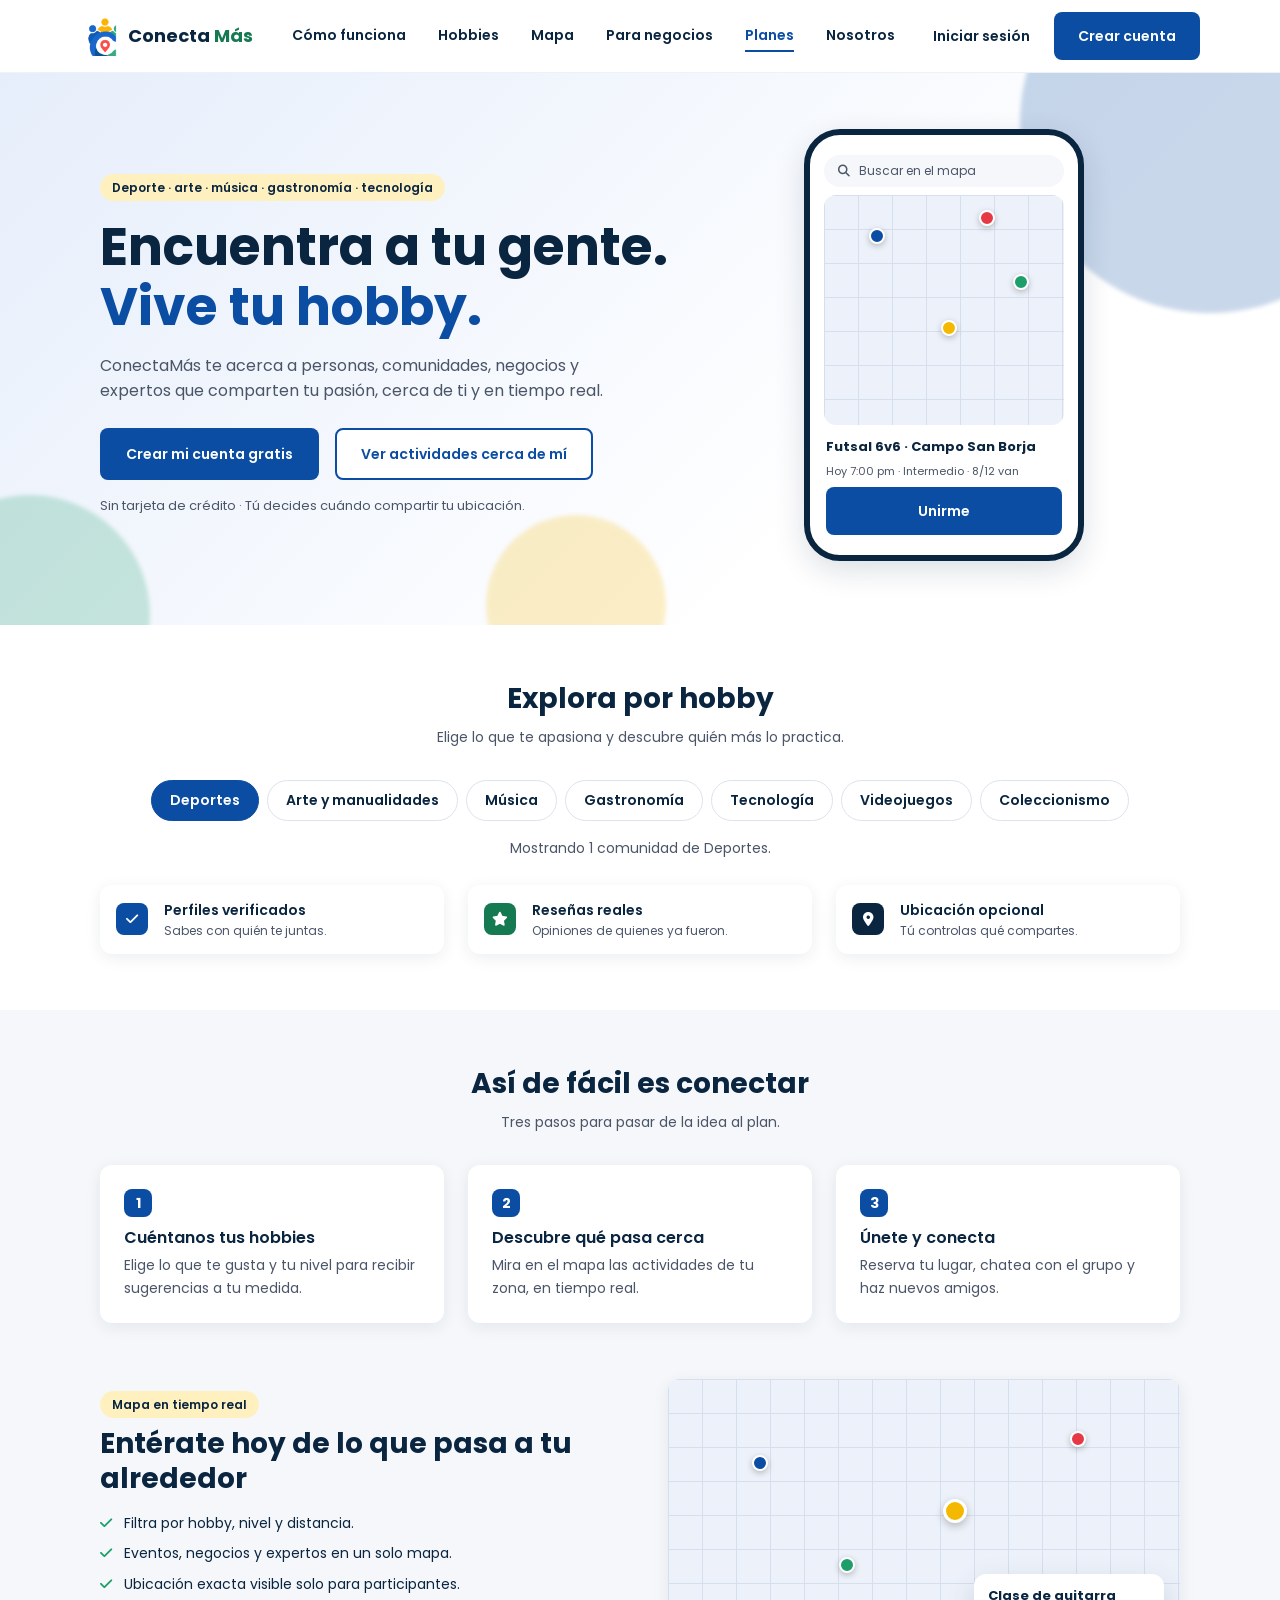
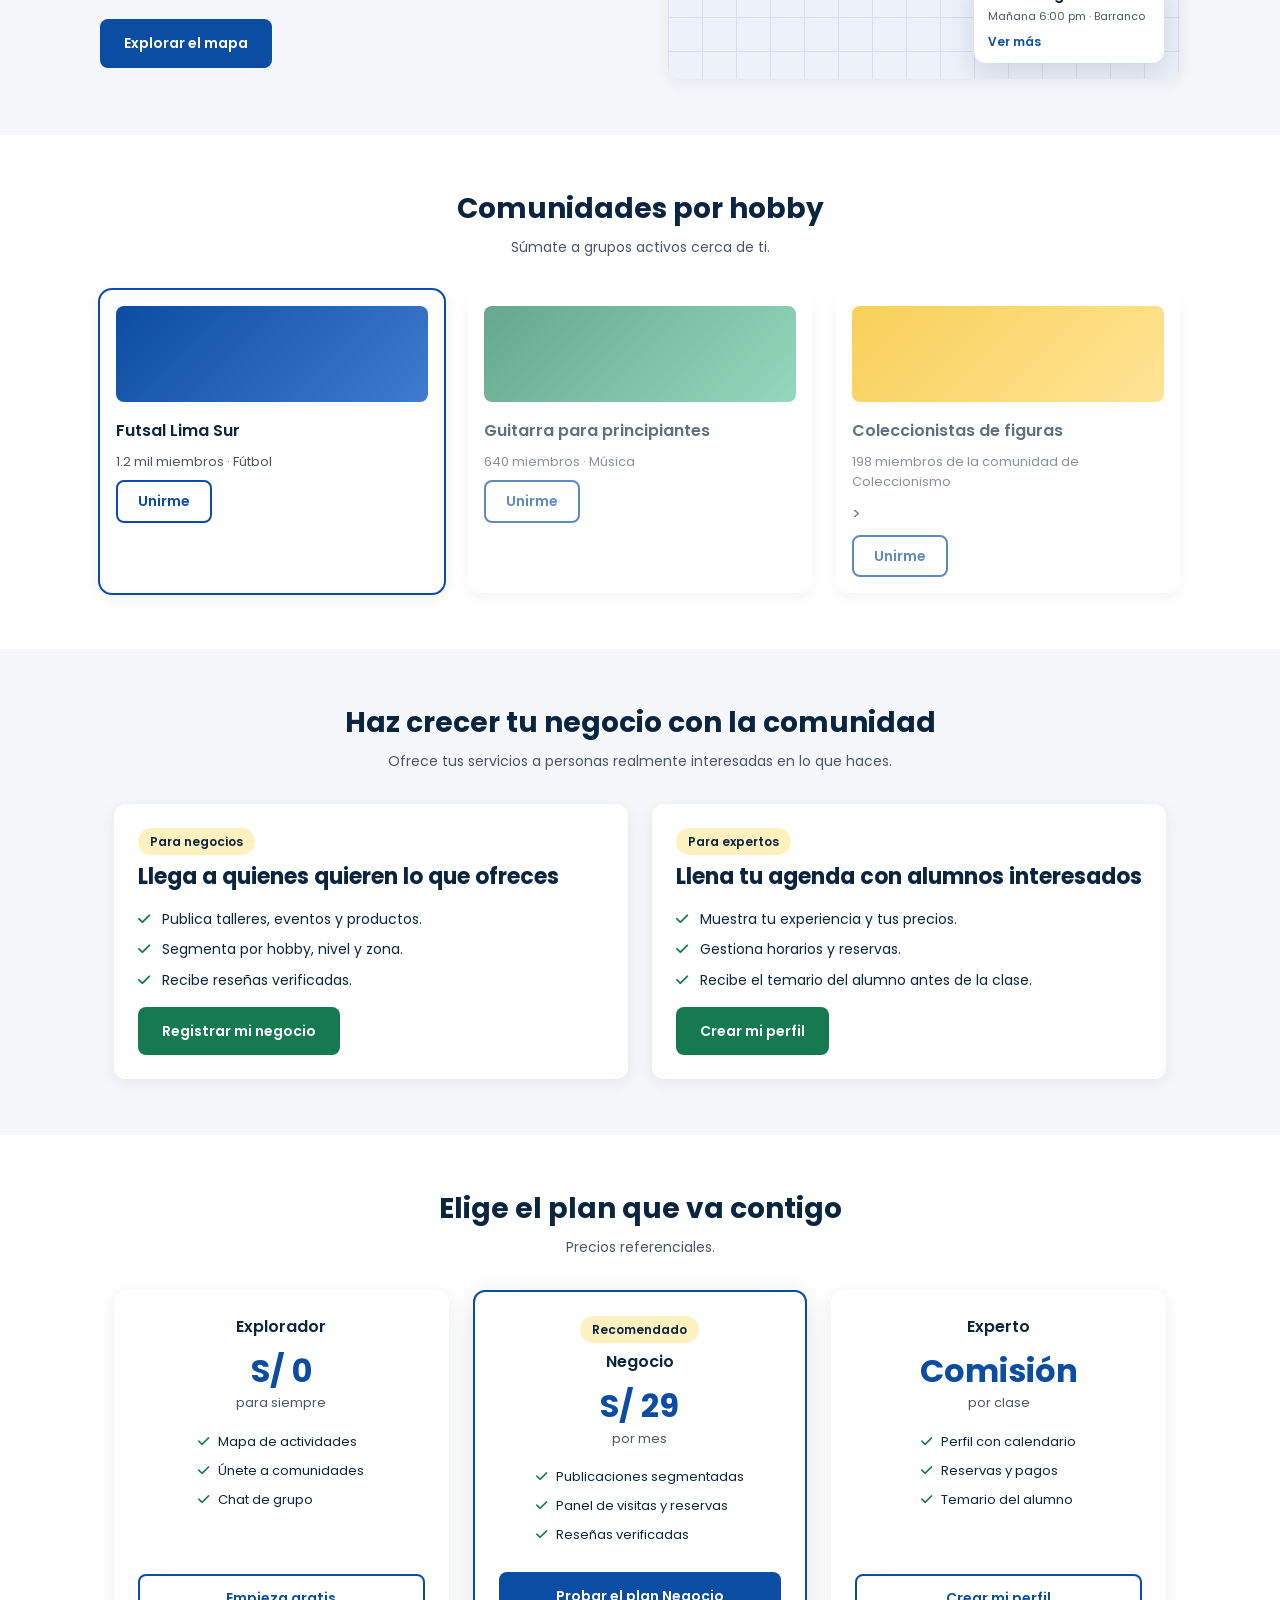
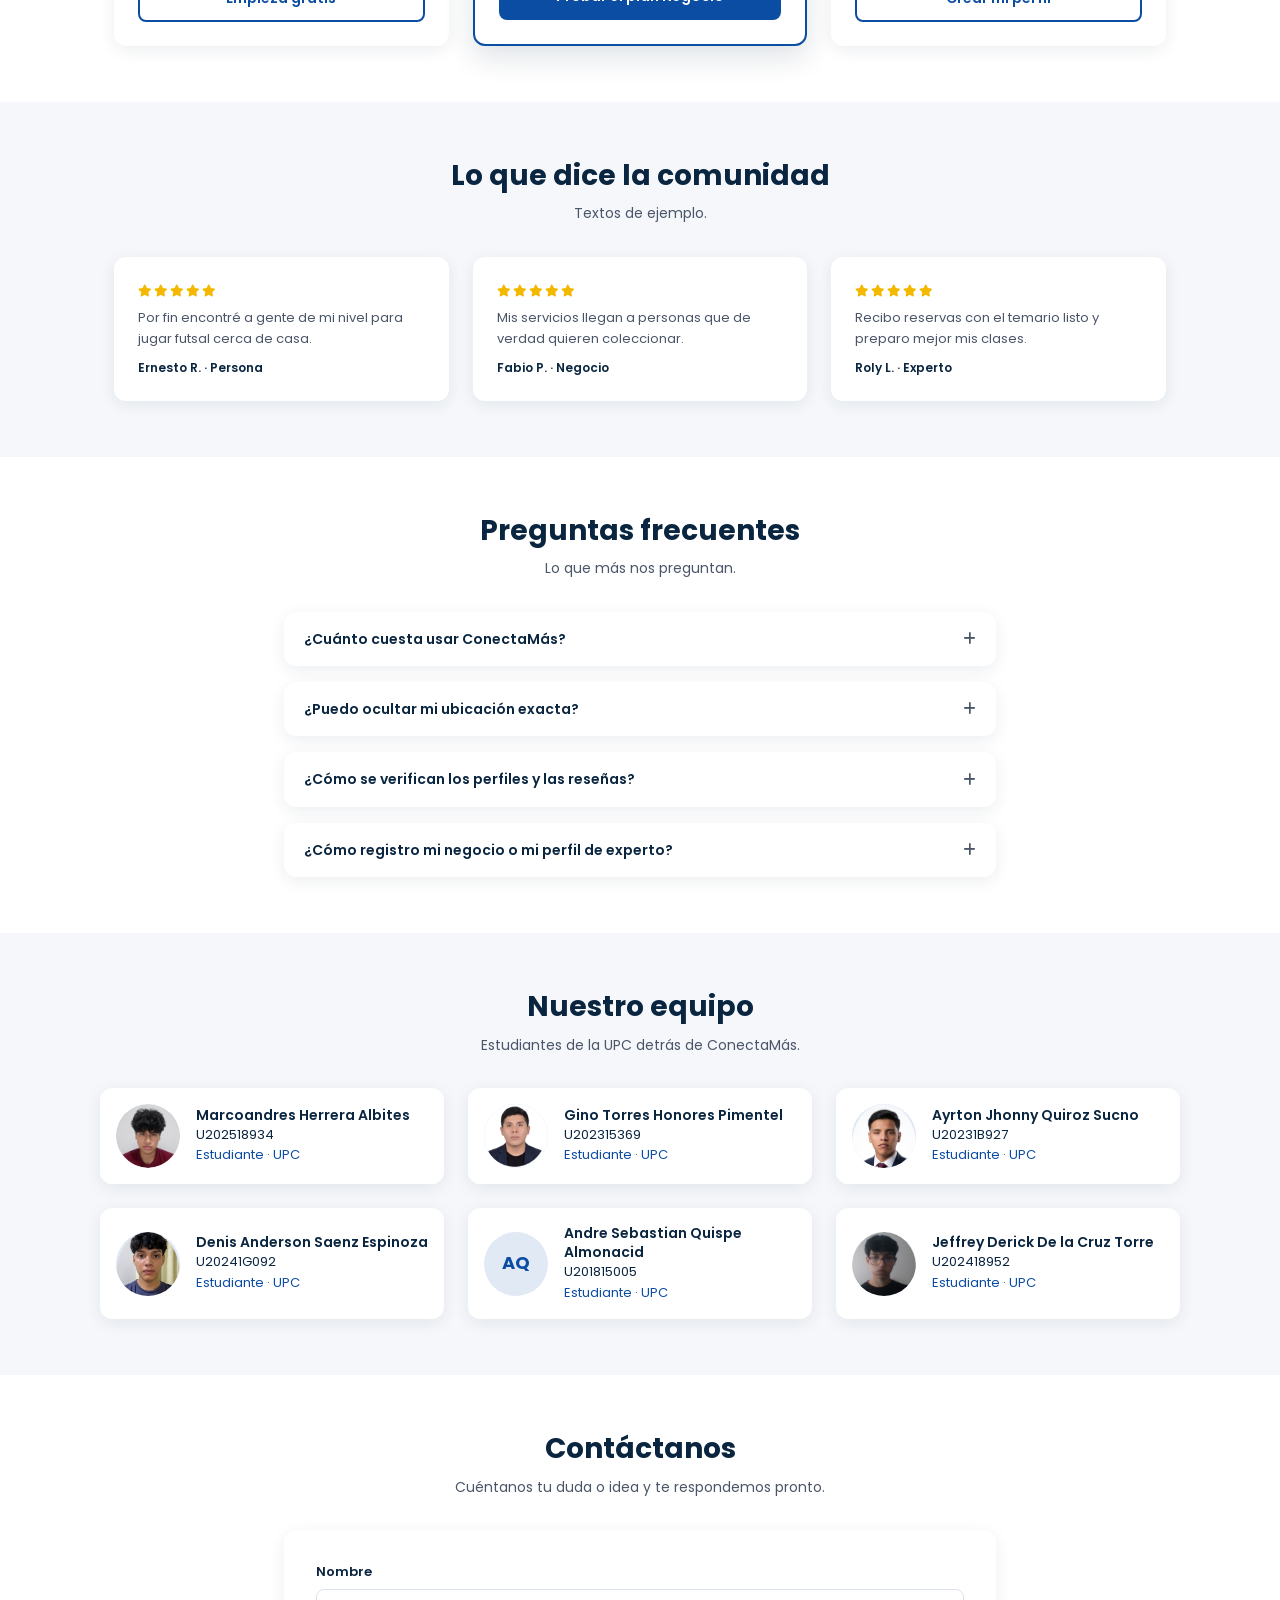
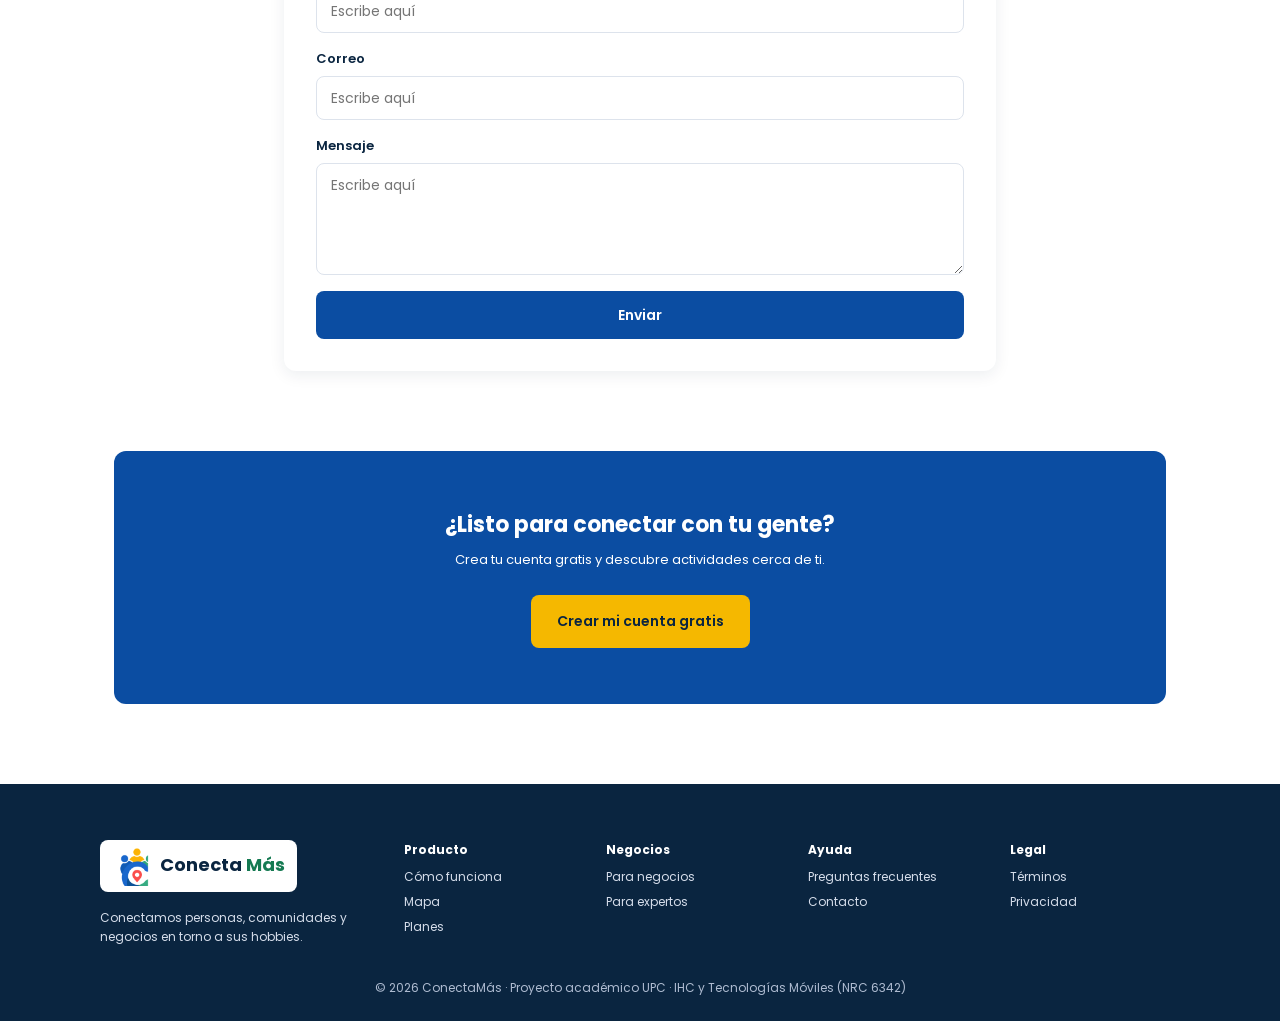
<file: index.html>
<!DOCTYPE html>
<html lang="es">
<head>
  <meta charset="UTF-8">
  <meta name="viewport" content="width=device-width, initial-scale=1">
  <title>ConectaMás | Encuentra a tu gente. Vive tu hobby.</title>
  <meta name="description" content="ConectaMás conecta a personas, comunidades, negocios y expertos que comparten tu pasión, cerca de ti y en tiempo real.">
  <link rel="icon" href="./public/assets/favicon.ico" sizes="any">

  <link rel="preconnect" href="https://fonts.googleapis.com">
  <link rel="preconnect" href="https://fonts.gstatic.com" crossorigin>
  <link href="https://fonts.googleapis.com/css2?family=Poppins:wght@400;600;700&display=swap" rel="stylesheet">
  <link rel="stylesheet" href="https://cdnjs.cloudflare.com/ajax/libs/font-awesome/6.5.1/css/all.min.css">

  <link rel="stylesheet" href="./public/assets/styles/styles.css">
</head>
<body>
  <a class="skip-link" href="#inicio">Saltar al contenido</a>

  <header class="navbar" id="navbar">
    <div class="navbar__inner">
      <a href="#inicio" class="brand" aria-label="ConectaMás, ir al inicio">
        <img src="./public/assets/images/logo-symbol.png" alt="" width="40" height="40">
        <span class="brand__text">Conecta<span>Más</span></span>
      </a>

      <nav class="menu" id="menu" aria-label="Navegación principal">
        <a href="#como-funciona" class="menu__link">Cómo funciona</a>
        <a href="#hobbies" class="menu__link">Hobbies</a>
        <a href="#mapa" class="menu__link">Mapa</a>
        <a href="#negocios" class="menu__link">Para negocios</a>
        <a href="#planes" class="menu__link">Planes</a>
        <a href="#nosotros" class="menu__link">Nosotros</a>
      </nav>

      <div class="navbar__actions">
        <a href="#contacto" class="link-text">Iniciar sesión</a>
        <button class="btn btn--primary" data-open-signup>Crear cuenta</button>
        <button class="hamburger" id="hamburger" aria-label="Abrir menú" aria-expanded="false" aria-controls="menu">
          <i class="fa-solid fa-bars"></i>
        </button>
      </div>
    </div>
  </header>

  <main>

    <section class="hero" id="inicio">
      <span class="blob blob--blue"></span>
      <span class="blob blob--yellow"></span>
      <span class="blob blob--green"></span>

      <div class="container hero__grid">
        <div class="hero__text">
          <span class="pill pill--yellow">Deporte · arte · música · gastronomía · tecnología</span>
          <h1 class="display">Encuentra a tu gente.<br><span class="text-blue">Vive tu hobby.</span></h1>
          <p class="lead">ConectaMás te acerca a personas, comunidades, negocios y expertos que comparten tu pasión, cerca de ti y en tiempo real.</p>
          <div class="hero__cta">
            <button class="btn btn--primary btn--lg" data-open-signup>Crear mi cuenta gratis</button>
            <a href="#mapa" class="btn btn--outline btn--lg">Ver actividades cerca de mí</a>
          </div>
          <p class="small muted">Sin tarjeta de crédito · Tú decides cuándo compartir tu ubicación.</p>
        </div>

        <div class="hero__visual" aria-hidden="true">
          <div class="phone">
            <div class="phone__search"><i class="fa-solid fa-magnifying-glass"></i> Buscar en el mapa</div>
            <div class="phone__map map-grid">
              <span class="pin pin--blue" style="top:18%;left:22%"></span>
              <span class="pin pin--red" style="top:10%;left:68%"></span>
              <span class="pin pin--green" style="top:38%;left:82%"></span>
              <span class="pin pin--yellow" style="top:58%;left:52%"></span>
            </div>
            <div class="phone__card">
              <strong>Futsal 6v6 · Campo San Borja</strong>
              <small>Hoy 7:00 pm · Intermedio · 8/12 van</small>
              <button class="btn btn--primary btn--block" tabindex="-1">Unirme</button>
            </div>
          </div>
        </div>
      </div>
    </section>

    <section class="section section--white" id="hobbies">
      <div class="container">
        <h2 class="section__title">Explora por hobby</h2>
        <p class="section__subtitle">Elige lo que te apasiona y descubre quién más lo practica.</p>

        <div class="chips" role="group" aria-label="Filtrar por hobby" id="hobbyChips">
          <button class="chip is-active" data-hobby="Deportes" aria-pressed="true">Deportes</button>
          <button class="chip" data-hobby="Arte" aria-pressed="false">Arte y manualidades</button>
          <button class="chip" data-hobby="Música" aria-pressed="false">Música</button>
          <button class="chip" data-hobby="Gastronomía" aria-pressed="false">Gastronomía</button>
          <button class="chip" data-hobby="Tecnología" aria-pressed="false">Tecnología</button>
          <button class="chip" data-hobby="Videojuegos" aria-pressed="false">Videojuegos</button>
          <button class="chip" data-hobby="Coleccionismo" aria-pressed="false">Coleccionismo</button>
        </div>
        <p class="chips__result" id="chipResult" aria-live="polite"></p>

        <div class="grid grid--3 benefits">
          <article class="card benefit">
            <span class="benefit__icon benefit__icon--blue"><i class="fa-solid fa-check"></i></span>
            <div><h3>Perfiles verificados</h3><p>Sabes con quién te juntas.</p></div>
          </article>
          <article class="card benefit">
            <span class="benefit__icon benefit__icon--green"><i class="fa-solid fa-star"></i></span>
            <div><h3>Reseñas reales</h3><p>Opiniones de quienes ya fueron.</p></div>
          </article>
          <article class="card benefit">
            <span class="benefit__icon benefit__icon--navy"><i class="fa-solid fa-location-dot"></i></span>
            <div><h3>Ubicación opcional</h3><p>Tú controlas qué compartes.</p></div>
          </article>
        </div>
      </div>
    </section>

    <section class="section section--gray" id="como-funciona">
      <div class="container">
        <h2 class="section__title">Así de fácil es conectar</h2>
        <p class="section__subtitle">Tres pasos para pasar de la idea al plan.</p>

        <div class="grid grid--3">
          <article class="card step">
            <span class="step__num">1</span>
            <h3>Cuéntanos tus hobbies</h3>
            <p>Elige lo que te gusta y tu nivel para recibir sugerencias a tu medida.</p>
          </article>
          <article class="card step">
            <span class="step__num">2</span>
            <h3>Descubre qué pasa cerca</h3>
            <p>Mira en el mapa las actividades de tu zona, en tiempo real.</p>
          </article>
          <article class="card step">
            <span class="step__num">3</span>
            <h3>Únete y conecta</h3>
            <p>Reserva tu lugar, chatea con el grupo y haz nuevos amigos.</p>
          </article>
        </div>

        <div class="grid grid--2 map-block" id="mapa">
          <div>
            <span class="pill pill--yellow">Mapa en tiempo real</span>
            <h2 class="h1">Entérate hoy de lo que pasa a tu alrededor</h2>
            <ul class="checklist">
              <li><i class="fa-solid fa-check"></i> Filtra por hobby, nivel y distancia.</li>
              <li><i class="fa-solid fa-check"></i> Eventos, negocios y expertos en un solo mapa.</li>
              <li><i class="fa-solid fa-check"></i> Ubicación exacta visible solo para participantes.</li>
            </ul>
            <a href="#hobbies" class="btn btn--primary">Explorar el mapa</a>
          </div>

          <div class="map map-grid" id="mapBox">
            <button class="pin pin--blue" style="top:28%;left:18%" data-title="Torneo de ajedrez" data-info="Sábado 4:00 pm · Parque Kennedy" aria-label="Evento: Torneo de ajedrez"></button>
            <button class="pin pin--green" style="top:62%;left:35%" data-title="Cerámica Taller Lima" data-info="Negocio · 2×1 hasta el 30/10" aria-label="Negocio: Cerámica Taller Lima"></button>
            <button class="pin pin--yellow" style="top:44%;left:56%" data-title="Clase de guitarra" data-info="Mañana 6:00 pm · Barranco" aria-label="Experto: Clase de guitarra"></button>
            <button class="pin pin--red" style="top:20%;left:80%" data-title="Punto de encuentro" data-info="Parque de la Exposición" aria-label="Punto de interés"></button>
            <div class="map__card" id="mapCard" aria-live="polite">
              <strong id="mapCardTitle">Clase de guitarra</strong>
              <small id="mapCardInfo">Mañana 6:00 pm · Barranco</small>
              <a href="#comunidades">Ver más</a>
            </div>
          </div>
        </div>
      </div>
    </section>

    <section class="section section--white" id="comunidades">
      <div class="container">
        <h2 class="section__title">Comunidades por hobby</h2>
        <p class="section__subtitle">Súmate a grupos activos cerca de ti.</p>

        <div class="grid grid--3" id="communityGrid">
          <article class="card community" data-hobby="Deportes">
            <div class="community__banner community__banner--blue"></div>
            <div class="community__body">
              <h3>Futsal Lima Sur</h3>
              <p class="small muted">1.2 mil miembros · Fútbol</p>
              <button class="btn btn--outline btn--sm">Unirme</button>
            </div>
          </article>
          <article class="card community" data-hobby="Música">
            <div class="community__banner community__banner--green"></div>
            <div class="community__body">
              <h3>Guitarra para principiantes</h3>
              <p class="small muted">640 miembros · Música</p>
              <button class="btn btn--outline btn--sm">Unirme</button>
            </div>
          </article>
          <article class="card community" data-hobby="Coleccionismo">
            <div class="community__banner community__banner--yellow"></div>
            <div class="community__body">
              <h3>Coleccionistas de figuras</h3>
              <p class="small muted">198 miembros de la comunidad de Coleccionismo</p>>
              <button class="btn btn--outline btn--sm">Unirme</button>
            </div>
          </article>
        </div>
      </div>
    </section>

    <section class="section section--gray" id="negocios">
      <div class="container container--md">
        <h2 class="section__title">Haz crecer tu negocio con la comunidad</h2>
        <p class="section__subtitle">Ofrece tus servicios a personas realmente interesadas en lo que haces.</p>

        <div class="grid grid--2">
          <article class="card offer">
            <span class="pill pill--yellow">Para negocios</span>
            <h3 class="h2">Llega a quienes quieren lo que ofreces</h3>
            <ul class="checklist checklist--green">
              <li><i class="fa-solid fa-check"></i> Publica talleres, eventos y productos.</li>
              <li><i class="fa-solid fa-check"></i> Segmenta por hobby, nivel y zona.</li>
              <li><i class="fa-solid fa-check"></i> Recibe reseñas verificadas.</li>
            </ul>
            <a href="#contacto" class="btn btn--green">Registrar mi negocio</a>
          </article>
          <article class="card offer">
            <span class="pill pill--yellow">Para expertos</span>
            <h3 class="h2">Llena tu agenda con alumnos interesados</h3>
            <ul class="checklist checklist--green">
              <li><i class="fa-solid fa-check"></i> Muestra tu experiencia y tus precios.</li>
              <li><i class="fa-solid fa-check"></i> Gestiona horarios y reservas.</li>
              <li><i class="fa-solid fa-check"></i> Recibe el temario del alumno antes de la clase.</li>
            </ul>
            <a href="#contacto" class="btn btn--green">Crear mi perfil</a>
          </article>
        </div>
      </div>
    </section>

    <section class="section section--white" id="planes">
      <div class="container container--md">
        <h2 class="section__title">Elige el plan que va contigo</h2>
        <p class="section__subtitle">Precios referenciales.</p>

        <div class="grid grid--3 plans">
          <article class="card plan">
            <h3>Explorador</h3>
            <p class="plan__price">S/ 0</p>
            <p class="small muted">para siempre</p>
            <ul class="plan__list">
              <li><i class="fa-solid fa-check"></i> Mapa de actividades</li>
              <li><i class="fa-solid fa-check"></i> Únete a comunidades</li>
              <li><i class="fa-solid fa-check"></i> Chat de grupo</li>
            </ul>
            <button class="btn btn--outline btn--block" data-open-signup>Empieza gratis</button>
          </article>

          <article class="card plan plan--featured">
            <span class="pill pill--yellow plan__tag">Recomendado</span>
            <h3>Negocio</h3>
            <p class="plan__price">S/ 29</p>
            <p class="small muted">por mes</p>
            <ul class="plan__list">
              <li><i class="fa-solid fa-check"></i> Publicaciones segmentadas</li>
              <li><i class="fa-solid fa-check"></i> Panel de visitas y reservas</li>
              <li><i class="fa-solid fa-check"></i> Reseñas verificadas</li>
            </ul>
            <a href="#contacto" class="btn btn--primary btn--block">Probar el plan Negocio</a>
          </article>

          <article class="card plan">
            <h3>Experto</h3>
            <p class="plan__price">Comisión</p>
            <p class="small muted">por clase</p>
            <ul class="plan__list">
              <li><i class="fa-solid fa-check"></i> Perfil con calendario</li>
              <li><i class="fa-solid fa-check"></i> Reservas y pagos</li>
              <li><i class="fa-solid fa-check"></i> Temario del alumno</li>
            </ul>
            <a href="#contacto" class="btn btn--outline btn--block">Crear mi perfil</a>
          </article>
        </div>
      </div>
    </section>

    <section class="section section--gray" id="comunidad">
      <div class="container container--md">
        <h2 class="section__title">Lo que dice la comunidad</h2>
        <p class="section__subtitle">Textos de ejemplo.</p>

        <div class="grid grid--3">
          <figure class="card testimonial">
            <div class="stars" aria-label="5 de 5 estrellas"><i class="fa-solid fa-star"></i><i class="fa-solid fa-star"></i><i class="fa-solid fa-star"></i><i class="fa-solid fa-star"></i><i class="fa-solid fa-star"></i></div>
            <blockquote>Por fin encontré a gente de mi nivel para jugar futsal cerca de casa.</blockquote>
            <figcaption>Ernesto R. · Persona</figcaption>
          </figure>
          <figure class="card testimonial">
            <div class="stars" aria-label="5 de 5 estrellas"><i class="fa-solid fa-star"></i><i class="fa-solid fa-star"></i><i class="fa-solid fa-star"></i><i class="fa-solid fa-star"></i><i class="fa-solid fa-star"></i></div>
            <blockquote>Mis servicios llegan a personas que de verdad quieren coleccionar.</blockquote>
            <figcaption>Fabio P. · Negocio</figcaption>
          </figure>
          <figure class="card testimonial">
            <div class="stars" aria-label="5 de 5 estrellas"><i class="fa-solid fa-star"></i><i class="fa-solid fa-star"></i><i class="fa-solid fa-star"></i><i class="fa-solid fa-star"></i><i class="fa-solid fa-star"></i></div>
            <blockquote>Recibo reservas con el temario listo y preparo mejor mis clases.</blockquote>
            <figcaption>Roly L. · Experto</figcaption>
          </figure>
        </div>
      </div>
    </section>

    <section class="section section--white" id="ayuda">
      <div class="container container--sm">
        <h2 class="section__title">Preguntas frecuentes</h2>
        <p class="section__subtitle">Lo que más nos preguntan.</p>

        <div class="faq" id="faq">
          <div class="faq__item">
            <button class="faq__q" aria-expanded="false" aria-controls="faq-1" id="faq-btn-1">¿Cuánto cuesta usar ConectaMás? <i class="fa-solid fa-plus"></i></button>
            <div class="faq__a" id="faq-1" role="region" aria-labelledby="faq-btn-1" hidden><p>Para personas es gratis. Los negocios y expertos pueden elegir un plan según lo que necesiten.</p></div>
          </div>
          <div class="faq__item">
            <button class="faq__q" aria-expanded="false" aria-controls="faq-2" id="faq-btn-2">¿Puedo ocultar mi ubicación exacta? <i class="fa-solid fa-plus"></i></button>
            <div class="faq__a" id="faq-2" role="region" aria-labelledby="faq-btn-2" hidden><p>Sí. Tú decides cuándo compartirla y los demás solo verán una zona aproximada, no tu ubicación exacta.</p></div>
          </div>
          <div class="faq__item">
            <button class="faq__q" aria-expanded="false" aria-controls="faq-3" id="faq-btn-3">¿Cómo se verifican los perfiles y las reseñas? <i class="fa-solid fa-plus"></i></button>
            <div class="faq__a" id="faq-3" role="region" aria-labelledby="faq-btn-3" hidden><p>Enviamos un código a tu correo y a tu teléfono. Las reseñas solo las pueden dejar quienes asistieron a la actividad.</p></div>
          </div>
          <div class="faq__item">
            <button class="faq__q" aria-expanded="false" aria-controls="faq-4" id="faq-btn-4">¿Cómo registro mi negocio o mi perfil de experto? <i class="fa-solid fa-plus"></i></button>
            <div class="faq__a" id="faq-4" role="region" aria-labelledby="faq-btn-4" hidden><p>Crea tu cuenta, elige «Para negocios» o «Para expertos» y completa tu perfil. Si tienes dudas, escríbenos desde Contáctanos.</p></div>
          </div>
        </div>
      </div>
    </section>


    <section class="section section--gray" id="nosotros">
      <div class="container">
        <h2 class="section__title">Nuestro equipo</h2>
        <p class="section__subtitle">Estudiantes de la UPC detrás de ConectaMás.</p>

        <div class="grid grid--3 team">
          <article class="card member"><span class="avatar" aria-hidden="true"><img src="./public/assets/images/Marcoandres.png" alt="Yo" width="600"></span><div><h3>Marcoandres Herrera Albites</h3><p class="small">U202518934</p><p class="small text-blue">Estudiante · UPC</p></div></article>
          <article class="card member"><span class="avatar" aria-hidden="true"><img src="./public/assets/images/Sebastian.png" alt="Yo" width="600"></span><div><h3>Gino Torres Honores Pimentel</h3><p class="small">U202315369</p><p class="small text-blue">Estudiante · UPC</p></div></article>
          <article class="card member"><span class="avatar" aria-hidden="true"><img src="./public/assets/images/Ayrton.png" alt="Yo" width="600"></span><div><h3>Ayrton Jhonny Quiroz Sucno</h3><p class="small">U20231B927</p><p class="small text-blue">Estudiante · UPC</p></div></article>
          <article class="card member"><span class="avatar" aria-hidden="true"><img src="./public/assets/images/Denis.png" alt="Denis"></span><div><h3>Denis Anderson Saenz Espinoza</h3><p class="small">U20241G092</p><p class="small text-blue">Estudiante · UPC</p></div></article>
          <article class="card member"><span class="avatar" aria-hidden="true">AQ</span><div><h3>Andre Sebastian Quispe Almonacid</h3><p class="small">U201815005</p><p class="small text-blue">Estudiante · UPC</p></div></article>
          <article class="card member"><span class="avatar" aria-hidden="true"><img src="./public/assets/images/Jeffrey.png" alt="Jeffrey"></span><div><h3>Jeffrey Derick De la Cruz Torre</h3><p class="small">U202418952</p><p class="small text-blue">Estudiante · UPC</p></div></article>
        </div>
      </div>
    </section>

    <section class="section section--white" id="contacto">
      <div class="container container--sm">
        <h2 class="section__title">Contáctanos</h2>
        <p class="section__subtitle">Cuéntanos tu duda o idea y te respondemos pronto.</p>

        <form class="card form" id="contactForm" novalidate>
          <div class="field">
            <label for="cName">Nombre</label>
            <input type="text" id="cName" name="nombre" placeholder="Escribe aquí" autocomplete="name" required>
            <small class="field__error" id="cNameErr"></small>
          </div>
          <div class="field">
            <label for="cEmail">Correo</label>
            <input type="email" id="cEmail" name="correo" placeholder="Escribe aquí" autocomplete="email" required>
            <small class="field__error" id="cEmailErr"></small>
          </div>
          <div class="field">
            <label for="cMsg">Mensaje</label>
            <textarea id="cMsg" name="mensaje" rows="4" placeholder="Escribe aquí" required></textarea>
            <small class="field__error" id="cMsgErr"></small>
          </div>
          <button type="submit" class="btn btn--primary btn--block">Enviar</button>
          <p class="form__ok" id="contactOk" role="status" hidden><i class="fa-solid fa-circle-check"></i> ¡Gracias! Recibimos tu mensaje.</p>
        </form>
      </div>
    </section>

    <section class="section section--white section--tight">
      <div class="container container--md">
        <div class="cta-final">
          <h2>¿Listo para conectar con tu gente?</h2>
          <p>Crea tu cuenta gratis y descubre actividades cerca de ti.</p>
          <button class="btn btn--accent btn--lg" data-open-signup>Crear mi cuenta gratis</button>
        </div>
      </div>
    </section>
  </main>


  <footer class="footer">
    <div class="container footer__grid">
      <div class="footer__brand">
        <a href="#inicio" class="brand brand--footer" aria-label="ConectaMás">
          <img src="./public/assets/images/logo-symbol.png" alt="" width="36" height="36">
          <span class="brand__text">Conecta<span>Más</span></span>
        </a>
        <p>Conectamos personas, comunidades y negocios en torno a sus hobbies.</p>
      </div>
      <div>
        <h4>Producto</h4>
        <a href="#como-funciona">Cómo funciona</a>
        <a href="#mapa">Mapa</a>
        <a href="#planes">Planes</a>
      </div>
      <div>
        <h4>Negocios</h4>
        <a href="#negocios">Para negocios</a>
        <a href="#negocios">Para expertos</a>
      </div>
      <div>
        <h4>Ayuda</h4>
        <a href="#ayuda">Preguntas frecuentes</a>
        <a href="#contacto">Contacto</a>
      </div>
      <div>
        <h4>Legal</h4>
        <a href="#inicio">Términos</a>
        <a href="#inicio">Privacidad</a>
      </div>
    </div>
    <p class="footer__copy">© 2026 ConectaMás · Proyecto académico UPC · IHC y Tecnologías Móviles (NRC 6342)</p>
  </footer>

  <dialog class="modal" id="signupModal" aria-labelledby="signupTitle">
    <form class="form" id="signupForm" method="dialog" novalidate>
      <button type="button" class="modal__close" id="signupClose" aria-label="Cerrar"><i class="fa-solid fa-xmark"></i></button>
      <h2 id="signupTitle" class="h1">Crea tu cuenta</h2>
      <div class="field">
        <label for="sName">Nombre completo</label>
        <input type="text" id="sName" placeholder="Escribe aquí" autocomplete="name" required>
        <small class="field__error" id="sNameErr"></small>
      </div>
      <div class="field">
        <label for="sEmail">Correo</label>
        <input type="email" id="sEmail" placeholder="Escribe aquí" autocomplete="email" required>
        <small class="field__error" id="sEmailErr"></small>
      </div>
      <div class="field">
        <label for="sPass">Contraseña</label>
        <input type="password" id="sPass" placeholder="Mínimo 8 caracteres" autocomplete="new-password" required>
        <small class="field__error" id="sPassErr"></small>
      </div>
      <div class="field">
        <label for="sPass2">Confirmar contraseña</label>
        <input type="password" id="sPass2" placeholder="Repite tu contraseña" autocomplete="new-password" required>
        <small class="field__error" id="sPass2Err"></small>
      </div>
      <button type="submit" class="btn btn--primary btn--block">Crear cuenta</button>
      <p class="form__ok" id="signupOk" role="status" hidden><i class="fa-solid fa-circle-check"></i> ¡Listo! Tu cuenta de ejemplo fue creada.</p>
    </form>
  </dialog>

  <script src="./public/assets/scripts/main.js"></script>
</body>
</html>
</file>
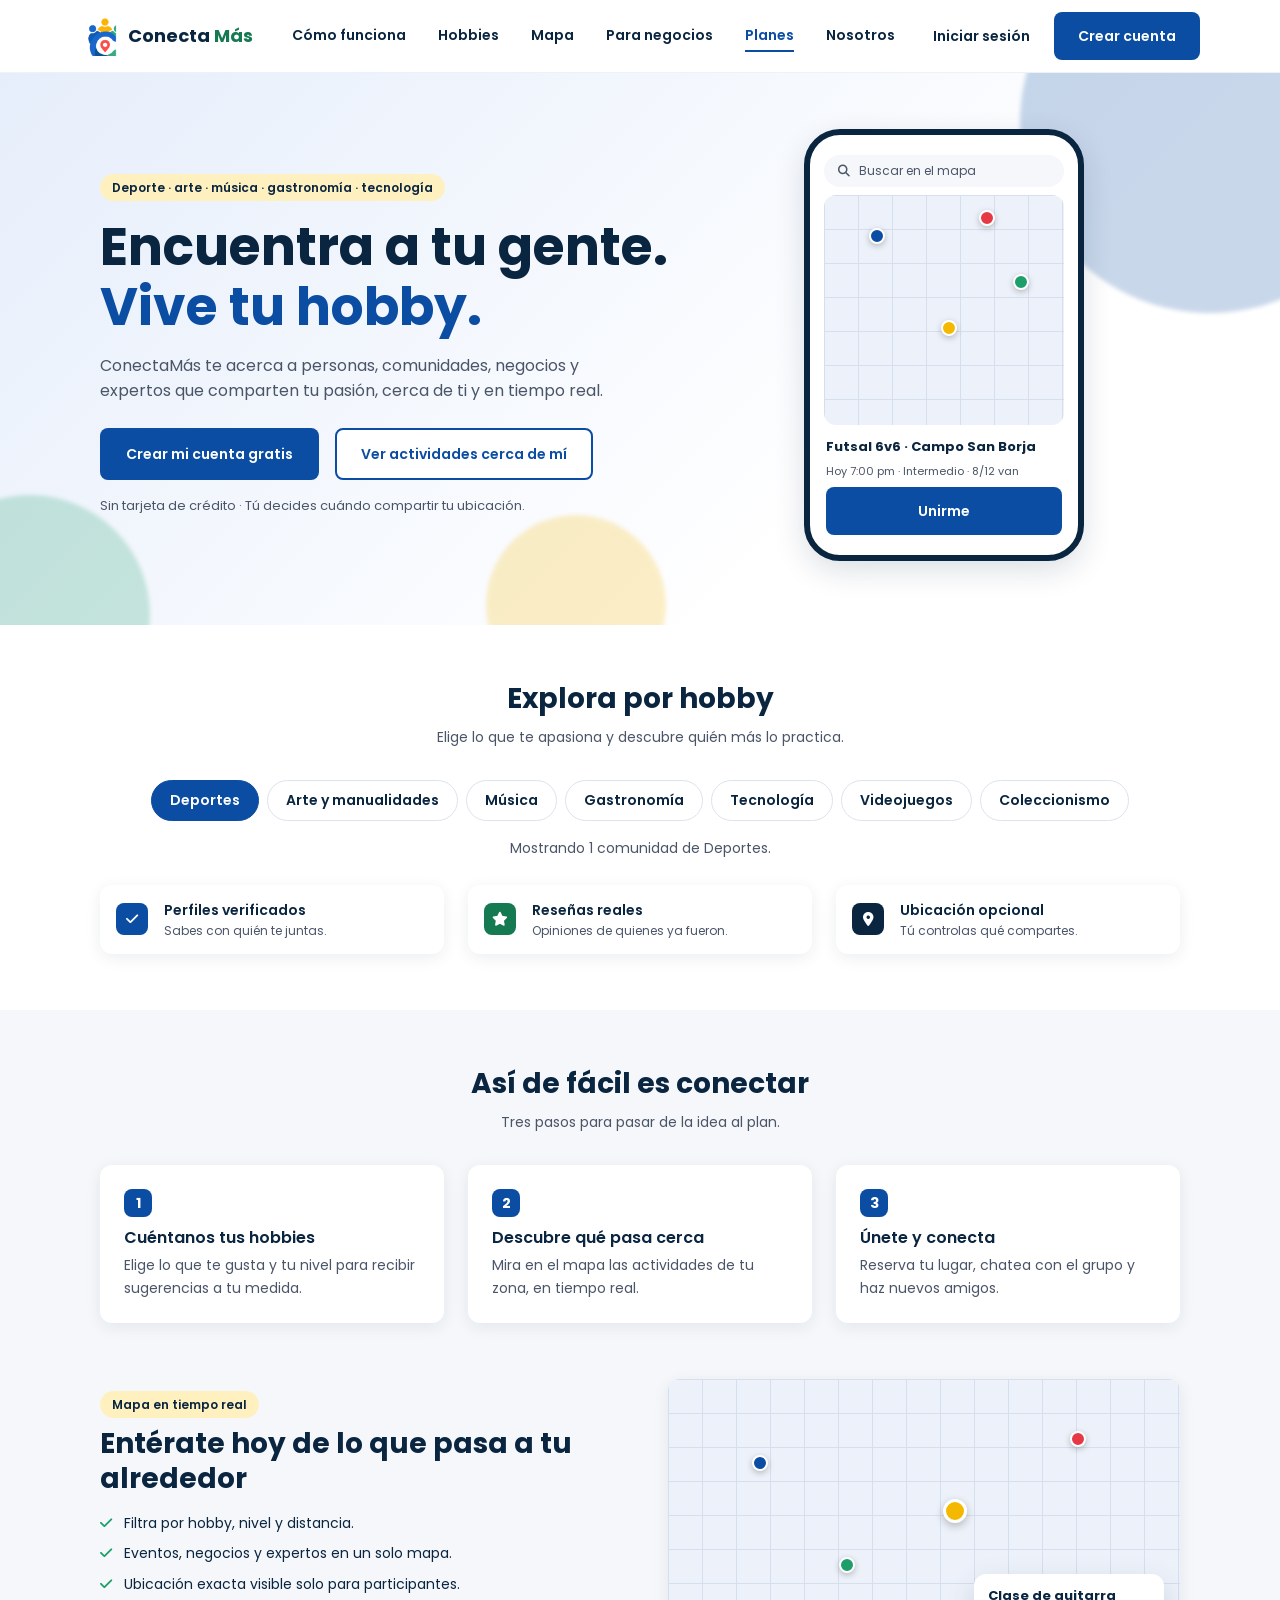
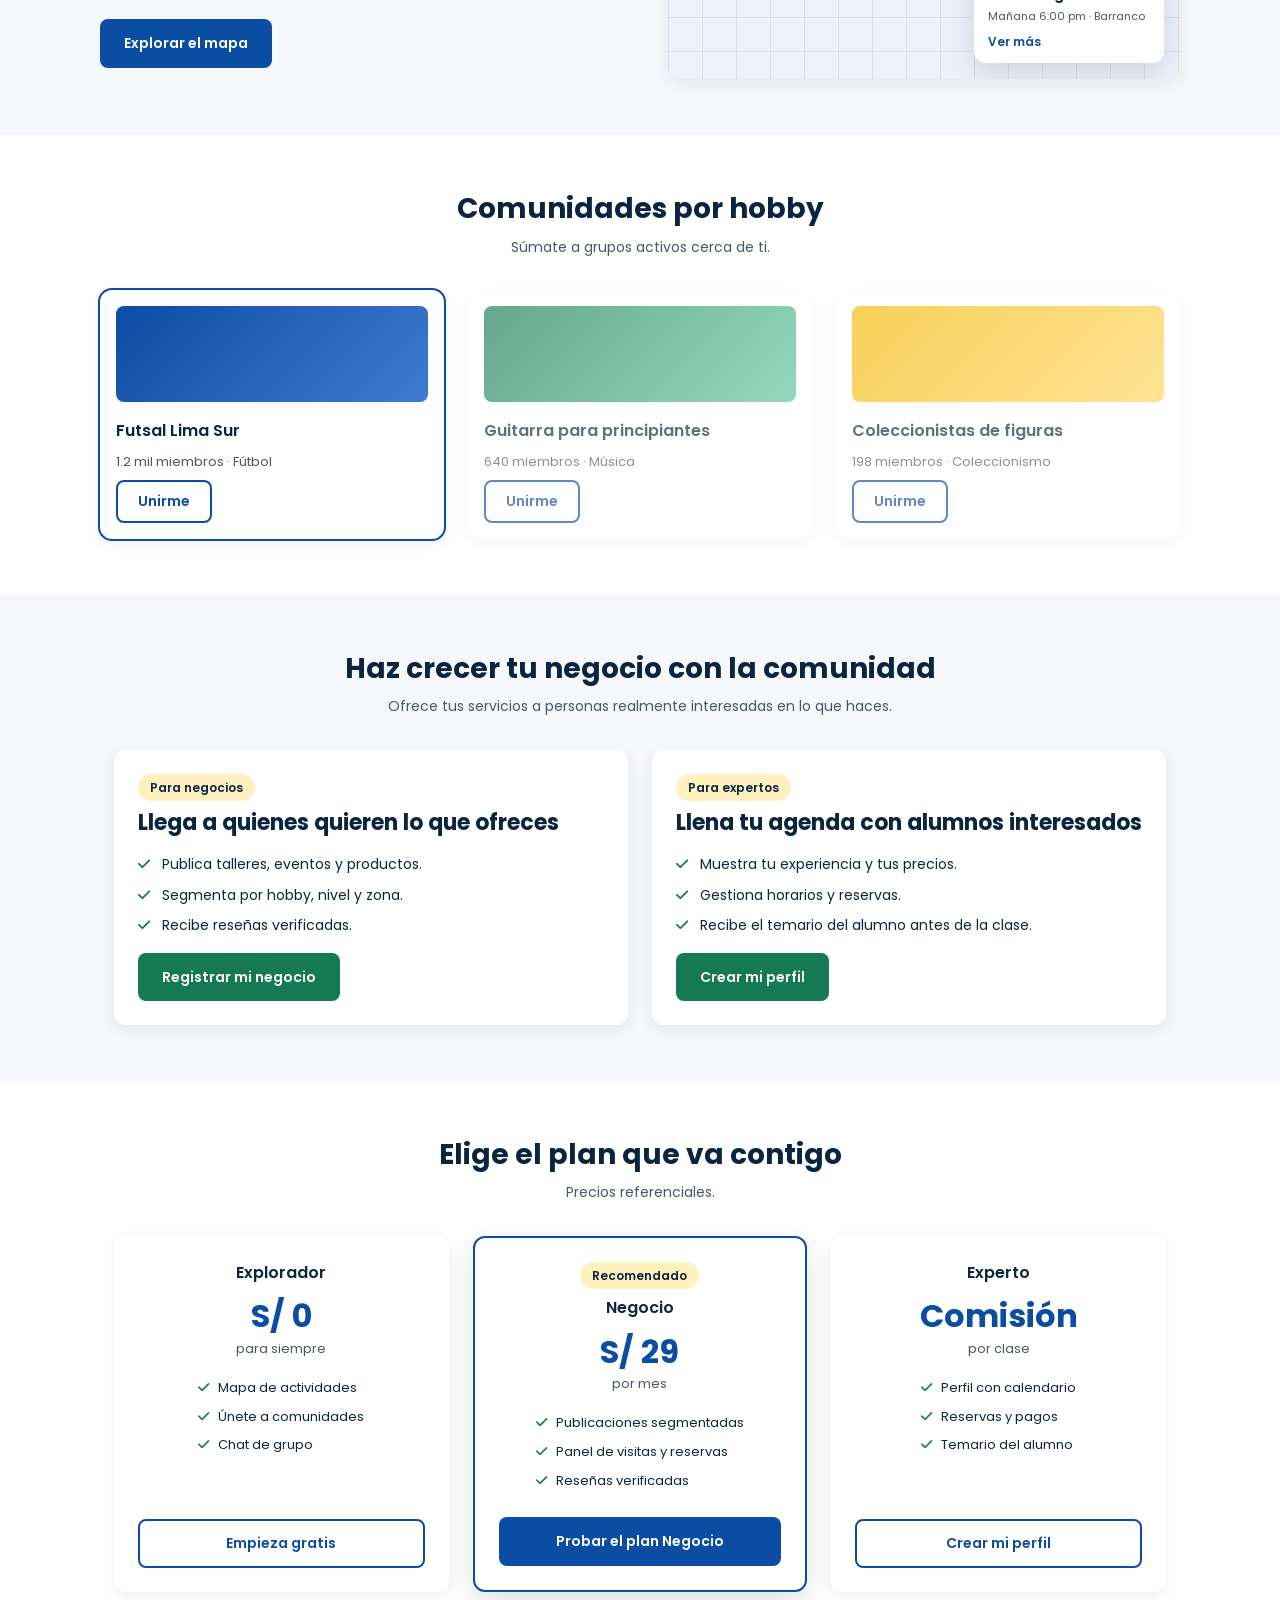
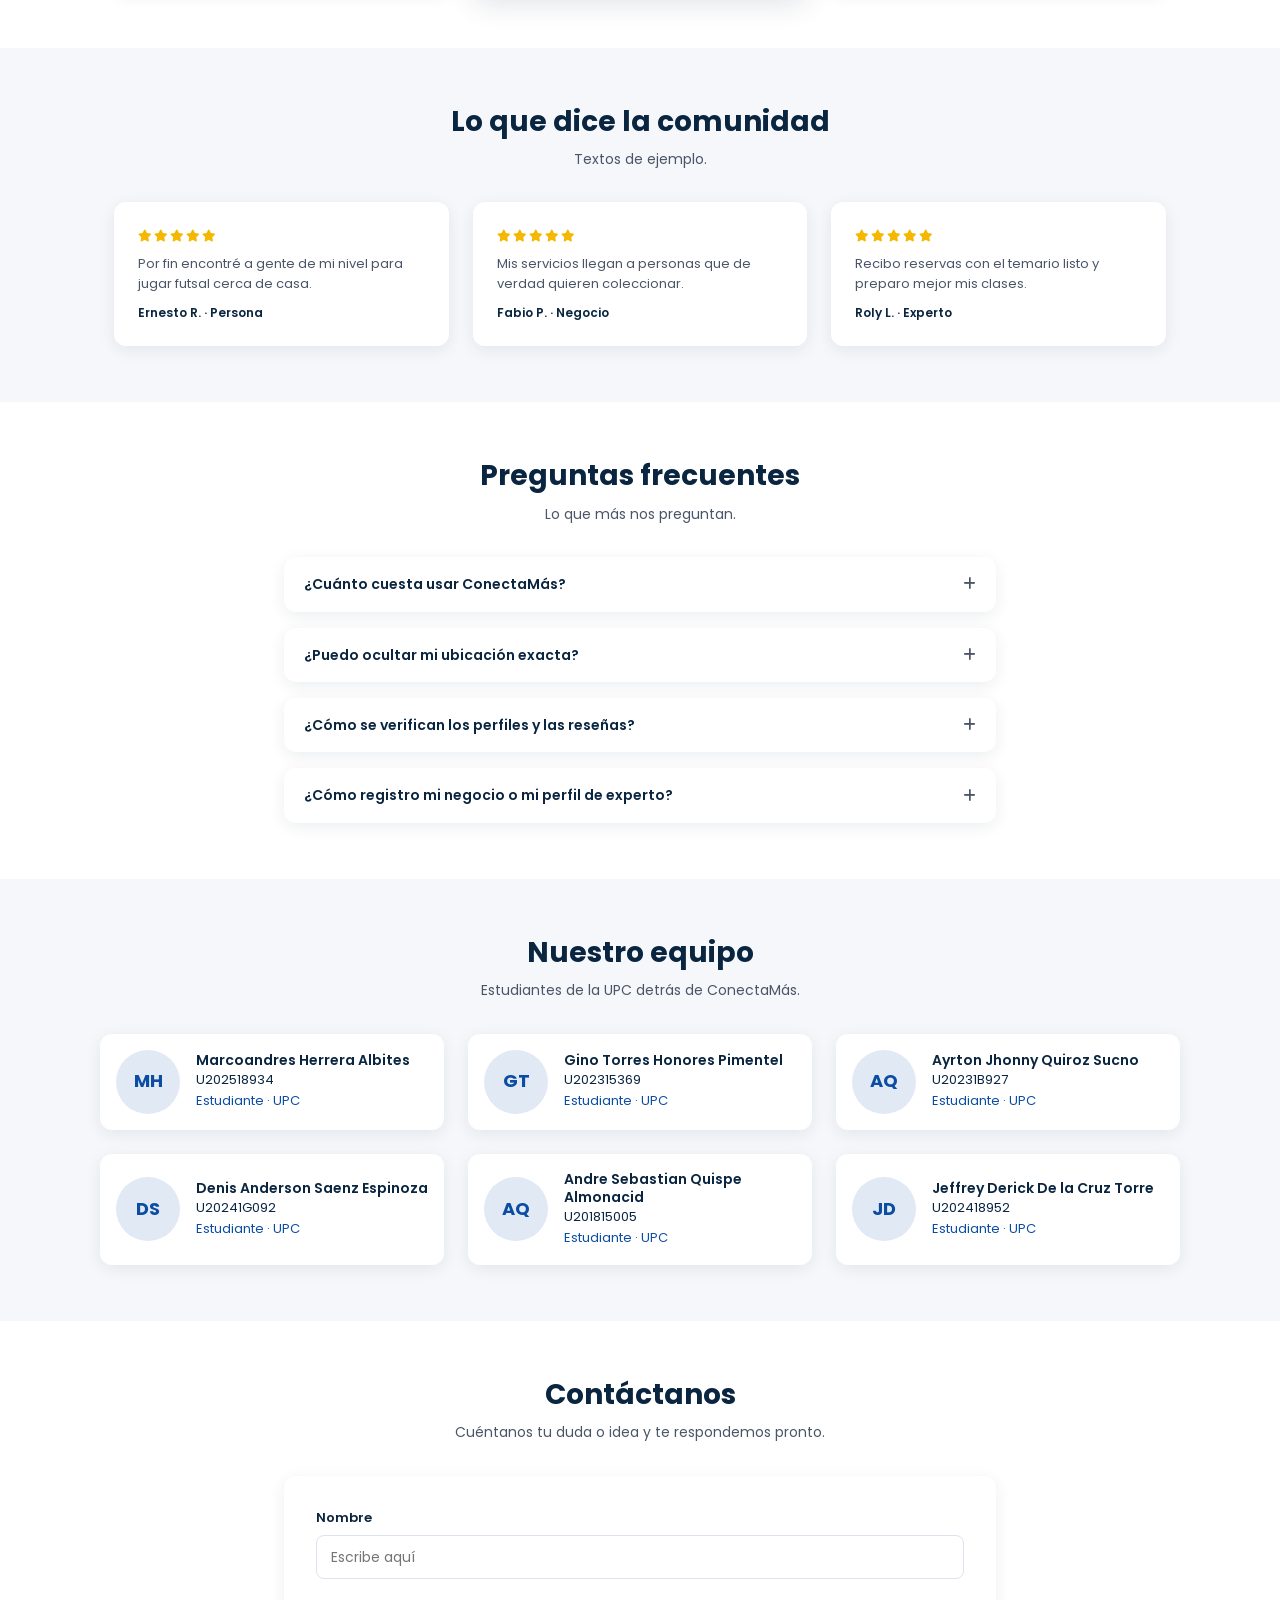
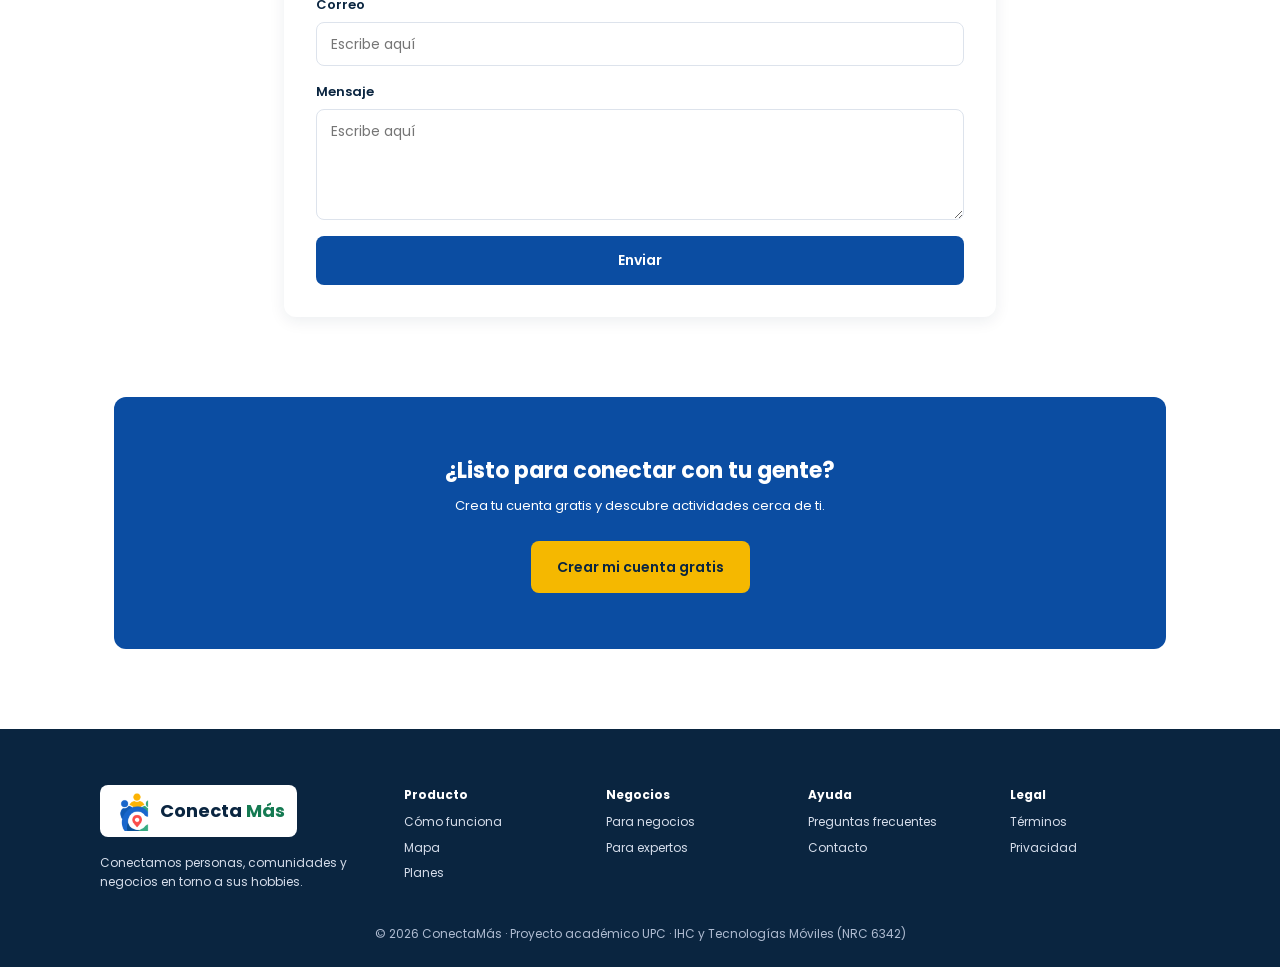
<file: public/index.html>
<!DOCTYPE html>
<html lang="es">
<head>
  <meta charset="UTF-8">
  <meta name="viewport" content="width=device-width, initial-scale=1">
  <title>ConectaMás | Encuentra a tu gente. Vive tu hobby.</title>
  <meta name="description" content="ConectaMás conecta a personas, comunidades, negocios y expertos que comparten tu pasión, cerca de ti y en tiempo real.">
  <link rel="icon" href="favicon.ico" sizes="any">

  <link rel="preconnect" href="https://fonts.googleapis.com">
  <link rel="preconnect" href="https://fonts.gstatic.com" crossorigin>
  <link href="https://fonts.googleapis.com/css2?family=Poppins:wght@400;600;700&display=swap" rel="stylesheet">
  <link rel="stylesheet" href="https://cdnjs.cloudflare.com/ajax/libs/font-awesome/6.5.1/css/all.min.css">

  <link rel="stylesheet" href="assets/styles/styles.css">
</head>
<body>
  <a class="skip-link" href="#inicio">Saltar al contenido</a>

  <header class="navbar" id="navbar">
    <div class="navbar__inner">
      <a href="#inicio" class="brand" aria-label="ConectaMás, ir al inicio">
        <img src="assets/images/logo-symbol.png" alt="" width="40" height="40">
        <span class="brand__text">Conecta<span>Más</span></span>
      </a>

      <nav class="menu" id="menu" aria-label="Navegación principal">
        <a href="#como-funciona" class="menu__link">Cómo funciona</a>
        <a href="#hobbies" class="menu__link">Hobbies</a>
        <a href="#mapa" class="menu__link">Mapa</a>
        <a href="#negocios" class="menu__link">Para negocios</a>
        <a href="#planes" class="menu__link">Planes</a>
        <a href="#nosotros" class="menu__link">Nosotros</a>
      </nav>

      <div class="navbar__actions">
        <a href="#contacto" class="link-text">Iniciar sesión</a>
        <button class="btn btn--primary" data-open-signup>Crear cuenta</button>
        <button class="hamburger" id="hamburger" aria-label="Abrir menú" aria-expanded="false" aria-controls="menu">
          <i class="fa-solid fa-bars"></i>
        </button>
      </div>
    </div>
  </header>

  <main>

    <section class="hero" id="inicio">
      <span class="blob blob--blue"></span>
      <span class="blob blob--yellow"></span>
      <span class="blob blob--green"></span>

      <div class="container hero__grid">
        <div class="hero__text">
          <span class="pill pill--yellow">Deporte · arte · música · gastronomía · tecnología</span>
          <h1 class="display">Encuentra a tu gente.<br><span class="text-blue">Vive tu hobby.</span></h1>
          <p class="lead">ConectaMás te acerca a personas, comunidades, negocios y expertos que comparten tu pasión, cerca de ti y en tiempo real.</p>
          <div class="hero__cta">
            <button class="btn btn--primary btn--lg" data-open-signup>Crear mi cuenta gratis</button>
            <a href="#mapa" class="btn btn--outline btn--lg">Ver actividades cerca de mí</a>
          </div>
          <p class="small muted">Sin tarjeta de crédito · Tú decides cuándo compartir tu ubicación.</p>
        </div>

        <div class="hero__visual" aria-hidden="true">
          <div class="phone">
            <div class="phone__search"><i class="fa-solid fa-magnifying-glass"></i> Buscar en el mapa</div>
            <div class="phone__map map-grid">
              <span class="pin pin--blue" style="top:18%;left:22%"></span>
              <span class="pin pin--red" style="top:10%;left:68%"></span>
              <span class="pin pin--green" style="top:38%;left:82%"></span>
              <span class="pin pin--yellow" style="top:58%;left:52%"></span>
            </div>
            <div class="phone__card">
              <strong>Futsal 6v6 · Campo San Borja</strong>
              <small>Hoy 7:00 pm · Intermedio · 8/12 van</small>
              <button class="btn btn--primary btn--block" tabindex="-1">Unirme</button>
            </div>
          </div>
        </div>
      </div>
    </section>

    <section class="section section--white" id="hobbies">
      <div class="container">
        <h2 class="section__title">Explora por hobby</h2>
        <p class="section__subtitle">Elige lo que te apasiona y descubre quién más lo practica.</p>

        <div class="chips" role="group" aria-label="Filtrar por hobby" id="hobbyChips">
          <button class="chip is-active" data-hobby="Deportes" aria-pressed="true">Deportes</button>
          <button class="chip" data-hobby="Arte" aria-pressed="false">Arte y manualidades</button>
          <button class="chip" data-hobby="Música" aria-pressed="false">Música</button>
          <button class="chip" data-hobby="Gastronomía" aria-pressed="false">Gastronomía</button>
          <button class="chip" data-hobby="Tecnología" aria-pressed="false">Tecnología</button>
          <button class="chip" data-hobby="Videojuegos" aria-pressed="false">Videojuegos</button>
          <button class="chip" data-hobby="Coleccionismo" aria-pressed="false">Coleccionismo</button>
        </div>
        <p class="chips__result" id="chipResult" aria-live="polite"></p>

        <div class="grid grid--3 benefits">
          <article class="card benefit">
            <span class="benefit__icon benefit__icon--blue"><i class="fa-solid fa-check"></i></span>
            <div><h3>Perfiles verificados</h3><p>Sabes con quién te juntas.</p></div>
          </article>
          <article class="card benefit">
            <span class="benefit__icon benefit__icon--green"><i class="fa-solid fa-star"></i></span>
            <div><h3>Reseñas reales</h3><p>Opiniones de quienes ya fueron.</p></div>
          </article>
          <article class="card benefit">
            <span class="benefit__icon benefit__icon--navy"><i class="fa-solid fa-location-dot"></i></span>
            <div><h3>Ubicación opcional</h3><p>Tú controlas qué compartes.</p></div>
          </article>
        </div>
      </div>
    </section>

    <section class="section section--gray" id="como-funciona">
      <div class="container">
        <h2 class="section__title">Así de fácil es conectar</h2>
        <p class="section__subtitle">Tres pasos para pasar de la idea al plan.</p>

        <div class="grid grid--3">
          <article class="card step">
            <span class="step__num">1</span>
            <h3>Cuéntanos tus hobbies</h3>
            <p>Elige lo que te gusta y tu nivel para recibir sugerencias a tu medida.</p>
          </article>
          <article class="card step">
            <span class="step__num">2</span>
            <h3>Descubre qué pasa cerca</h3>
            <p>Mira en el mapa las actividades de tu zona, en tiempo real.</p>
          </article>
          <article class="card step">
            <span class="step__num">3</span>
            <h3>Únete y conecta</h3>
            <p>Reserva tu lugar, chatea con el grupo y haz nuevos amigos.</p>
          </article>
        </div>

        <div class="grid grid--2 map-block" id="mapa">
          <div>
            <span class="pill pill--yellow">Mapa en tiempo real</span>
            <h2 class="h1">Entérate hoy de lo que pasa a tu alrededor</h2>
            <ul class="checklist">
              <li><i class="fa-solid fa-check"></i> Filtra por hobby, nivel y distancia.</li>
              <li><i class="fa-solid fa-check"></i> Eventos, negocios y expertos en un solo mapa.</li>
              <li><i class="fa-solid fa-check"></i> Ubicación exacta visible solo para participantes.</li>
            </ul>
            <a href="#hobbies" class="btn btn--primary">Explorar el mapa</a>
          </div>

          <div class="map map-grid" id="mapBox">
            <button class="pin pin--blue" style="top:28%;left:18%" data-title="Torneo de ajedrez" data-info="Sábado 4:00 pm · Parque Kennedy" aria-label="Evento: Torneo de ajedrez"></button>
            <button class="pin pin--green" style="top:62%;left:35%" data-title="Cerámica Taller Lima" data-info="Negocio · 2×1 hasta el 30/10" aria-label="Negocio: Cerámica Taller Lima"></button>
            <button class="pin pin--yellow" style="top:44%;left:56%" data-title="Clase de guitarra" data-info="Mañana 6:00 pm · Barranco" aria-label="Experto: Clase de guitarra"></button>
            <button class="pin pin--red" style="top:20%;left:80%" data-title="Punto de encuentro" data-info="Parque de la Exposición" aria-label="Punto de interés"></button>
            <div class="map__card" id="mapCard" aria-live="polite">
              <strong id="mapCardTitle">Clase de guitarra</strong>
              <small id="mapCardInfo">Mañana 6:00 pm · Barranco</small>
              <a href="#comunidades">Ver más</a>
            </div>
          </div>
        </div>
      </div>
    </section>

    <section class="section section--white" id="comunidades">
      <div class="container">
        <h2 class="section__title">Comunidades por hobby</h2>
        <p class="section__subtitle">Súmate a grupos activos cerca de ti.</p>

        <div class="grid grid--3" id="communityGrid">
          <article class="card community" data-hobby="Deportes">
            <div class="community__banner community__banner--blue"></div>
            <div class="community__body">
              <h3>Futsal Lima Sur</h3>
              <p class="small muted">1.2 mil miembros · Fútbol</p>
              <button class="btn btn--outline btn--sm">Unirme</button>
            </div>
          </article>
          <article class="card community" data-hobby="Música">
            <div class="community__banner community__banner--green"></div>
            <div class="community__body">
              <h3>Guitarra para principiantes</h3>
              <p class="small muted">640 miembros · Música</p>
              <button class="btn btn--outline btn--sm">Unirme</button>
            </div>
          </article>
          <article class="card community" data-hobby="Coleccionismo">
            <div class="community__banner community__banner--yellow"></div>
            <div class="community__body">
              <h3>Coleccionistas de figuras</h3>
              <p class="small muted">198 miembros · Coleccionismo</p>
              <button class="btn btn--outline btn--sm">Unirme</button>
            </div>
          </article>
        </div>
      </div>
    </section>

    <section class="section section--gray" id="negocios">
      <div class="container container--md">
        <h2 class="section__title">Haz crecer tu negocio con la comunidad</h2>
        <p class="section__subtitle">Ofrece tus servicios a personas realmente interesadas en lo que haces.</p>

        <div class="grid grid--2">
          <article class="card offer">
            <span class="pill pill--yellow">Para negocios</span>
            <h3 class="h2">Llega a quienes quieren lo que ofreces</h3>
            <ul class="checklist checklist--green">
              <li><i class="fa-solid fa-check"></i> Publica talleres, eventos y productos.</li>
              <li><i class="fa-solid fa-check"></i> Segmenta por hobby, nivel y zona.</li>
              <li><i class="fa-solid fa-check"></i> Recibe reseñas verificadas.</li>
            </ul>
            <a href="#contacto" class="btn btn--green">Registrar mi negocio</a>
          </article>
          <article class="card offer">
            <span class="pill pill--yellow">Para expertos</span>
            <h3 class="h2">Llena tu agenda con alumnos interesados</h3>
            <ul class="checklist checklist--green">
              <li><i class="fa-solid fa-check"></i> Muestra tu experiencia y tus precios.</li>
              <li><i class="fa-solid fa-check"></i> Gestiona horarios y reservas.</li>
              <li><i class="fa-solid fa-check"></i> Recibe el temario del alumno antes de la clase.</li>
            </ul>
            <a href="#contacto" class="btn btn--green">Crear mi perfil</a>
          </article>
        </div>
      </div>
    </section>

    <section class="section section--white" id="planes">
      <div class="container container--md">
        <h2 class="section__title">Elige el plan que va contigo</h2>
        <p class="section__subtitle">Precios referenciales.</p>

        <div class="grid grid--3 plans">
          <article class="card plan">
            <h3>Explorador</h3>
            <p class="plan__price">S/ 0</p>
            <p class="small muted">para siempre</p>
            <ul class="plan__list">
              <li><i class="fa-solid fa-check"></i> Mapa de actividades</li>
              <li><i class="fa-solid fa-check"></i> Únete a comunidades</li>
              <li><i class="fa-solid fa-check"></i> Chat de grupo</li>
            </ul>
            <button class="btn btn--outline btn--block" data-open-signup>Empieza gratis</button>
          </article>

          <article class="card plan plan--featured">
            <span class="pill pill--yellow plan__tag">Recomendado</span>
            <h3>Negocio</h3>
            <p class="plan__price">S/ 29</p>
            <p class="small muted">por mes</p>
            <ul class="plan__list">
              <li><i class="fa-solid fa-check"></i> Publicaciones segmentadas</li>
              <li><i class="fa-solid fa-check"></i> Panel de visitas y reservas</li>
              <li><i class="fa-solid fa-check"></i> Reseñas verificadas</li>
            </ul>
            <a href="#contacto" class="btn btn--primary btn--block">Probar el plan Negocio</a>
          </article>

          <article class="card plan">
            <h3>Experto</h3>
            <p class="plan__price">Comisión</p>
            <p class="small muted">por clase</p>
            <ul class="plan__list">
              <li><i class="fa-solid fa-check"></i> Perfil con calendario</li>
              <li><i class="fa-solid fa-check"></i> Reservas y pagos</li>
              <li><i class="fa-solid fa-check"></i> Temario del alumno</li>
            </ul>
            <a href="#contacto" class="btn btn--outline btn--block">Crear mi perfil</a>
          </article>
        </div>
      </div>
    </section>

    <section class="section section--gray" id="comunidad">
      <div class="container container--md">
        <h2 class="section__title">Lo que dice la comunidad</h2>
        <p class="section__subtitle">Textos de ejemplo.</p>

        <div class="grid grid--3">
          <figure class="card testimonial">
            <div class="stars" aria-label="5 de 5 estrellas"><i class="fa-solid fa-star"></i><i class="fa-solid fa-star"></i><i class="fa-solid fa-star"></i><i class="fa-solid fa-star"></i><i class="fa-solid fa-star"></i></div>
            <blockquote>Por fin encontré a gente de mi nivel para jugar futsal cerca de casa.</blockquote>
            <figcaption>Ernesto R. · Persona</figcaption>
          </figure>
          <figure class="card testimonial">
            <div class="stars" aria-label="5 de 5 estrellas"><i class="fa-solid fa-star"></i><i class="fa-solid fa-star"></i><i class="fa-solid fa-star"></i><i class="fa-solid fa-star"></i><i class="fa-solid fa-star"></i></div>
            <blockquote>Mis servicios llegan a personas que de verdad quieren coleccionar.</blockquote>
            <figcaption>Fabio P. · Negocio</figcaption>
          </figure>
          <figure class="card testimonial">
            <div class="stars" aria-label="5 de 5 estrellas"><i class="fa-solid fa-star"></i><i class="fa-solid fa-star"></i><i class="fa-solid fa-star"></i><i class="fa-solid fa-star"></i><i class="fa-solid fa-star"></i></div>
            <blockquote>Recibo reservas con el temario listo y preparo mejor mis clases.</blockquote>
            <figcaption>Roly L. · Experto</figcaption>
          </figure>
        </div>
      </div>
    </section>

    <section class="section section--white" id="ayuda">
      <div class="container container--sm">
        <h2 class="section__title">Preguntas frecuentes</h2>
        <p class="section__subtitle">Lo que más nos preguntan.</p>

        <div class="faq" id="faq">
          <div class="faq__item">
            <button class="faq__q" aria-expanded="false" aria-controls="faq-1" id="faq-btn-1">¿Cuánto cuesta usar ConectaMás? <i class="fa-solid fa-plus"></i></button>
            <div class="faq__a" id="faq-1" role="region" aria-labelledby="faq-btn-1" hidden><p>Para personas es gratis. Los negocios y expertos pueden elegir un plan según lo que necesiten.</p></div>
          </div>
          <div class="faq__item">
            <button class="faq__q" aria-expanded="false" aria-controls="faq-2" id="faq-btn-2">¿Puedo ocultar mi ubicación exacta? <i class="fa-solid fa-plus"></i></button>
            <div class="faq__a" id="faq-2" role="region" aria-labelledby="faq-btn-2" hidden><p>Sí. Tú decides cuándo compartirla y los demás solo verán una zona aproximada, no tu ubicación exacta.</p></div>
          </div>
          <div class="faq__item">
            <button class="faq__q" aria-expanded="false" aria-controls="faq-3" id="faq-btn-3">¿Cómo se verifican los perfiles y las reseñas? <i class="fa-solid fa-plus"></i></button>
            <div class="faq__a" id="faq-3" role="region" aria-labelledby="faq-btn-3" hidden><p>Enviamos un código a tu correo y a tu teléfono. Las reseñas solo las pueden dejar quienes asistieron a la actividad.</p></div>
          </div>
          <div class="faq__item">
            <button class="faq__q" aria-expanded="false" aria-controls="faq-4" id="faq-btn-4">¿Cómo registro mi negocio o mi perfil de experto? <i class="fa-solid fa-plus"></i></button>
            <div class="faq__a" id="faq-4" role="region" aria-labelledby="faq-btn-4" hidden><p>Crea tu cuenta, elige «Para negocios» o «Para expertos» y completa tu perfil. Si tienes dudas, escríbenos desde Contáctanos.</p></div>
          </div>
        </div>
      </div>
    </section>


    <section class="section section--gray" id="nosotros">
      <div class="container">
        <h2 class="section__title">Nuestro equipo</h2>
        <p class="section__subtitle">Estudiantes de la UPC detrás de ConectaMás.</p>

        <div class="grid grid--3 team">
          <article class="card member"><span class="avatar" aria-hidden="true">MH</span><div><h3>Marcoandres Herrera Albites</h3><p class="small">U202518934</p><p class="small text-blue">Estudiante · UPC</p></div></article>
          <article class="card member"><span class="avatar" aria-hidden="true">GT</span><div><h3>Gino Torres Honores Pimentel</h3><p class="small">U202315369</p><p class="small text-blue">Estudiante · UPC</p></div></article>
          <article class="card member"><span class="avatar" aria-hidden="true">AQ</span><div><h3>Ayrton Jhonny Quiroz Sucno</h3><p class="small">U20231B927</p><p class="small text-blue">Estudiante · UPC</p></div></article>
          <article class="card member"><span class="avatar" aria-hidden="true">DS</span><div><h3>Denis Anderson Saenz Espinoza</h3><p class="small">U20241G092</p><p class="small text-blue">Estudiante · UPC</p></div></article>
          <article class="card member"><span class="avatar" aria-hidden="true">AQ</span><div><h3>Andre Sebastian Quispe Almonacid</h3><p class="small">U201815005</p><p class="small text-blue">Estudiante · UPC</p></div></article>
          <article class="card member"><span class="avatar" aria-hidden="true">JD</span><div><h3>Jeffrey Derick De la Cruz Torre</h3><p class="small">U202418952</p><p class="small text-blue">Estudiante · UPC</p></div></article>
        </div>
      </div>
    </section>

    <section class="section section--white" id="contacto">
      <div class="container container--sm">
        <h2 class="section__title">Contáctanos</h2>
        <p class="section__subtitle">Cuéntanos tu duda o idea y te respondemos pronto.</p>

        <form class="card form" id="contactForm" novalidate>
          <div class="field">
            <label for="cName">Nombre</label>
            <input type="text" id="cName" name="nombre" placeholder="Escribe aquí" autocomplete="name" required>
            <small class="field__error" id="cNameErr"></small>
          </div>
          <div class="field">
            <label for="cEmail">Correo</label>
            <input type="email" id="cEmail" name="correo" placeholder="Escribe aquí" autocomplete="email" required>
            <small class="field__error" id="cEmailErr"></small>
          </div>
          <div class="field">
            <label for="cMsg">Mensaje</label>
            <textarea id="cMsg" name="mensaje" rows="4" placeholder="Escribe aquí" required></textarea>
            <small class="field__error" id="cMsgErr"></small>
          </div>
          <button type="submit" class="btn btn--primary btn--block">Enviar</button>
          <p class="form__ok" id="contactOk" role="status" hidden><i class="fa-solid fa-circle-check"></i> ¡Gracias! Recibimos tu mensaje.</p>
        </form>
      </div>
    </section>

    <section class="section section--white section--tight">
      <div class="container container--md">
        <div class="cta-final">
          <h2>¿Listo para conectar con tu gente?</h2>
          <p>Crea tu cuenta gratis y descubre actividades cerca de ti.</p>
          <button class="btn btn--accent btn--lg" data-open-signup>Crear mi cuenta gratis</button>
        </div>
      </div>
    </section>
  </main>


  <footer class="footer">
    <div class="container footer__grid">
      <div class="footer__brand">
        <a href="#inicio" class="brand brand--footer" aria-label="ConectaMás">
          <img src="assets/images/logo-symbol.png" alt="" width="36" height="36">
          <span class="brand__text">Conecta<span>Más</span></span>
        </a>
        <p>Conectamos personas, comunidades y negocios en torno a sus hobbies.</p>
      </div>
      <div>
        <h4>Producto</h4>
        <a href="#como-funciona">Cómo funciona</a>
        <a href="#mapa">Mapa</a>
        <a href="#planes">Planes</a>
      </div>
      <div>
        <h4>Negocios</h4>
        <a href="#negocios">Para negocios</a>
        <a href="#negocios">Para expertos</a>
      </div>
      <div>
        <h4>Ayuda</h4>
        <a href="#ayuda">Preguntas frecuentes</a>
        <a href="#contacto">Contacto</a>
      </div>
      <div>
        <h4>Legal</h4>
        <a href="#inicio">Términos</a>
        <a href="#inicio">Privacidad</a>
      </div>
    </div>
    <p class="footer__copy">© 2026 ConectaMás · Proyecto académico UPC · IHC y Tecnologías Móviles (NRC 6342)</p>
  </footer>

  <dialog class="modal" id="signupModal" aria-labelledby="signupTitle">
    <form class="form" id="signupForm" method="dialog" novalidate>
      <button type="button" class="modal__close" id="signupClose" aria-label="Cerrar"><i class="fa-solid fa-xmark"></i></button>
      <h2 id="signupTitle" class="h1">Crea tu cuenta</h2>
      <div class="field">
        <label for="sName">Nombre completo</label>
        <input type="text" id="sName" placeholder="Escribe aquí" autocomplete="name" required>
        <small class="field__error" id="sNameErr"></small>
      </div>
      <div class="field">
        <label for="sEmail">Correo</label>
        <input type="email" id="sEmail" placeholder="Escribe aquí" autocomplete="email" required>
        <small class="field__error" id="sEmailErr"></small>
      </div>
      <div class="field">
        <label for="sPass">Contraseña</label>
        <input type="password" id="sPass" placeholder="Mínimo 8 caracteres" autocomplete="new-password" required>
        <small class="field__error" id="sPassErr"></small>
      </div>
      <div class="field">
        <label for="sPass2">Confirmar contraseña</label>
        <input type="password" id="sPass2" placeholder="Repite tu contraseña" autocomplete="new-password" required>
        <small class="field__error" id="sPass2Err"></small>
      </div>
      <button type="submit" class="btn btn--primary btn--block">Crear cuenta</button>
      <p class="form__ok" id="signupOk" role="status" hidden><i class="fa-solid fa-circle-check"></i> ¡Listo! Tu cuenta de ejemplo fue creada.</p>
    </form>
  </dialog>

  <script src="assets/scripts/main.js"></script>
</body>
</html>
</file>
<file: public/assets/styles/styles.css>
:root {

  --blue: #0B4DA2;
  --blue-light: #3F7BD0;
  --navy: #0A2540;
  --yellow: #F5B800;
  --green: #1E9E6A;
  --green-dark: #157A52;
  --red: #E63946;
  --white: #FFFFFF;
  --gray-light: #F5F7FA;
  --gray-text: #4A5568;
  --border: #DDE3EC;
  --hero-from: #E6EEFB;

  --space-xs: 4px;
  --space-sm: 8px;
  --space-md: 16px;
  --space-lg: 24px;
  --space-xl: 32px;
  --space-2xl: 56px;
  --space-3xl: 80px;


  --radius: 8px;
  --radius-card: 12px;
  --shadow: 0 4px 16px rgba(10, 37, 64, .08);
  --shadow-lg: 0 10px 30px rgba(10, 37, 64, .14);
  --transition: 250ms ease;
}


*, *::before, *::after { box-sizing: border-box; }
html { scroll-behavior: smooth; scroll-padding-top: 80px; }
body {
  margin: 0;
  font-family: 'Poppins', system-ui, -apple-system, 'Segoe UI', Roboto, sans-serif;
  font-size: 16px;
  line-height: 1.6;
  color: var(--navy);
  background: var(--white);
  -webkit-font-smoothing: antialiased;
}
img { max-width: 100%; height: auto; display: block; }
h1, h2, h3, h4, p, ul, figure, blockquote { margin: 0; }
ul { padding: 0; list-style: none; }
a { color: var(--blue); }
button, input, textarea { font: inherit; color: inherit; }
button { cursor: pointer; }
:focus-visible { outline: 3px solid var(--yellow); outline-offset: 2px; }

.skip-link {
  position: absolute; left: -999px; top: 8px; z-index: 200;
  background: var(--navy); color: #fff; padding: 8px 16px; border-radius: var(--radius);
}
.skip-link:focus { left: 8px; }


.container { width: 100%; max-width: 1240px; margin: 0 auto; padding: 0 var(--space-3xl); }
.container--md { max-width: 1100px; padding: 0 var(--space-lg); }
.container--sm { max-width: 760px; padding: 0 var(--space-lg); }
.text-blue { color: var(--blue); }
.muted { color: var(--gray-text); }
.small { font-size: 13px; }


.display { font-size: 52px; line-height: 60px; font-weight: 700; margin: var(--space-md) 0; }
.h1 { font-size: 34px; line-height: 1.25; font-weight: 700; }
.h2 { font-size: 22px; line-height: 1.3; font-weight: 700; margin: var(--space-sm) 0 var(--space-md); }
h3 { font-size: 16px; font-weight: 600; }
.lead { font-size: 16px; color: var(--gray-text); max-width: 520px; margin-bottom: var(--space-lg); }


.btn {
  display: inline-flex; align-items: center; justify-content: center;
  min-height: 44px; padding: 11px 22px;
  font-weight: 600; font-size: 14px; text-decoration: none;
  border: 2px solid transparent; border-radius: var(--radius);
  transition: background var(--transition), transform var(--transition), box-shadow var(--transition), color var(--transition);
}
.btn:hover { transform: translateY(-1px); box-shadow: var(--shadow); }
.btn:active { transform: translateY(0); }
.btn--primary { background: var(--blue); color: #fff; }
.btn--primary:hover { background: #0a4390; }
.btn--green { background: var(--green-dark); color: #fff; }
.btn--green:hover { background: #106342; }
.btn--outline { background: #fff; color: var(--blue); border-color: var(--blue); }
.btn--outline:hover { background: #EEF4FD; }
.btn--accent { background: var(--yellow); color: var(--navy); }
.btn--accent:hover { background: #ffc61a; }
.btn--lg { padding: 13px 24px; font-size: 14px; }
.btn--sm { padding: 8px 20px; min-height: 40px; }
.btn--block { width: 100%; }

.link-text { font-weight: 600; font-size: 14px; color: var(--navy); text-decoration: none; }
.link-text:hover { text-decoration: underline; color: var(--blue-light); }

.pill {
  display: inline-block; padding: 4px 12px; border-radius: 999px;
  font-size: 12px; font-weight: 600;
}
.pill--yellow { background: #FFF1BF; color: var(--navy); }


.navbar {
  position: sticky; top: 0; z-index: 100;
  background: #fff; border-bottom: 1px solid #EEF1F6;
}
.navbar__inner {
  max-width: 1440px; margin: 0 auto; padding: 12px var(--space-3xl);
  display: flex; align-items: center; justify-content: space-between; gap: var(--space-lg);
}
.brand { display: flex; align-items: center; gap: var(--space-sm); text-decoration: none; }
.brand img { width: 40px; height: 40px; object-fit: contain; }
.brand__text { font-weight: 700; font-size: 18px; color: var(--navy); }
.brand__text span { color: var(--green-dark); margin-left: 4px; }

.menu { display: flex; gap: var(--space-xl); }
.menu__link {
  font-size: 14px; font-weight: 600; color: var(--navy); text-decoration: none;
  padding: 4px 0; border-bottom: 2px solid transparent; transition: color var(--transition);
}
.menu__link:hover { color: var(--blue-light); text-decoration: underline; }
.menu__link.is-active { color: var(--blue); border-bottom-color: var(--blue); }

.navbar__actions { display: flex; align-items: center; gap: var(--space-lg); }
.hamburger {
  display: none; background: none; border: 0; font-size: 22px;
  width: 44px; height: 44px; border-radius: var(--radius); color: var(--navy);
}


.hero {
  position: relative; overflow: hidden;
  background: linear-gradient(135deg, var(--hero-from) 0%, #fff 70%);
  padding: var(--space-2xl) 0 64px;
}
.hero__grid { position: relative; z-index: 1; display: grid; grid-template-columns: 1.1fr .9fr; align-items: center; gap: var(--space-xl); }
.hero__cta { display: flex; flex-wrap: wrap; gap: var(--space-md); margin-bottom: var(--space-md); }

.blob { position: absolute; border-radius: 50%; filter: blur(2px); opacity: .22; z-index: 0; }
.blob--blue { width: 380px; height: 380px; background: var(--blue); right: -120px; top: -140px; }
.blob--yellow { width: 180px; height: 180px; background: var(--yellow); left: 38%; bottom: -70px; }
.blob--green { width: 240px; height: 240px; background: var(--green); left: -90px; bottom: -110px; }


.hero__visual { display: flex; justify-content: center; }
.phone {
  width: 280px; padding: 14px; background: #fff;
  border: 6px solid var(--navy); border-radius: 36px; box-shadow: var(--shadow-lg);
  display: flex; flex-direction: column; gap: var(--space-sm);
}
.phone__search {
  background: var(--gray-light); border-radius: 999px; padding: 6px 14px;
  font-size: 12px; color: var(--gray-text); margin-top: 6px;
}
.phone__search i { margin-right: 6px; }
.phone__map { position: relative; height: 230px; border-radius: var(--radius-card); }
.phone__card { display: flex; flex-direction: column; gap: 6px; padding: 4px 2px 6px; }
.phone__card strong { font-size: 13px; }
.phone__card small { font-size: 11px; color: var(--gray-text); }


.map-grid {
  background-color: #EDF2FA;
  background-image:
    linear-gradient(#D6DFEE 1px, transparent 1px),
    linear-gradient(90deg, #D6DFEE 1px, transparent 1px);
  background-size: 34px 34px;
}
.pin {
  position: absolute; width: 16px; height: 16px; padding: 0;
  border-radius: 50%; border: 2px solid #fff; box-shadow: 0 2px 6px rgba(0,0,0,.25);
  transform: translate(-50%, -50%);
}
.pin--blue { background: var(--blue); }
.pin--green { background: var(--green); }
.pin--yellow { background: var(--yellow); }
.pin--red { background: var(--red); }
button.pin { transition: transform var(--transition); }
button.pin:hover, button.pin.is-active { transform: translate(-50%, -50%) scale(1.5); }

.section { padding: var(--space-2xl) 0; }
.section--tight { padding: var(--space-lg) 0 var(--space-3xl); }
.section--white { background: #fff; }
.section--gray { background: var(--gray-light); }
.section__title { font-size: 28px; line-height: 1.3; font-weight: 700; text-align: center; }
.section__subtitle { text-align: center; color: var(--gray-text); font-size: 14px; margin: var(--space-sm) 0 var(--space-xl); }

.grid { display: grid; gap: var(--space-lg); }
.grid--2 { grid-template-columns: repeat(2, 1fr); }
.grid--3 { grid-template-columns: repeat(3, 1fr); }

.card { background: #fff; border-radius: var(--radius-card); box-shadow: var(--shadow); padding: var(--space-lg); }

.chips { display: flex; flex-wrap: wrap; justify-content: center; gap: var(--space-sm); }
.chip {
  padding: 8px 18px; border-radius: 999px; background: #fff; color: var(--navy);
  border: 1px solid var(--border); font-size: 14px; font-weight: 600;
  transition: all var(--transition);
}
.chip:hover { border-color: var(--blue); }
.chip.is-active { background: var(--blue); border-color: var(--blue); color: #fff; }
.chips__result { text-align: center; min-height: 24px; margin: var(--space-md) 0 var(--space-lg); font-size: 14px; color: var(--gray-text); }

.benefit { display: flex; align-items: center; gap: var(--space-md); padding: 14px var(--space-md); }
.benefit h3 { font-size: 14px; }
.benefit p { font-size: 12px; color: var(--gray-text); }
.benefit__icon {
  flex: none; width: 32px; height: 32px; border-radius: var(--radius);
  display: grid; place-items: center; color: #fff; font-size: 14px;
}
.benefit__icon--blue { background: var(--blue); }
.benefit__icon--green { background: var(--green-dark); }
.benefit__icon--navy { background: var(--navy); }

.step__num {
  display: inline-grid; place-items: center; width: 28px; height: 28px;
  background: var(--blue); color: #fff; border-radius: var(--radius);
  font-weight: 700; font-size: 14px; margin-bottom: var(--space-sm);
}
.step p { font-size: 14px; color: var(--gray-text); margin-top: 4px; }

.map-block { align-items: center; margin-top: var(--space-2xl); gap: var(--space-2xl); }
.map-block .h1 { font-size: 28px; margin: var(--space-sm) 0 var(--space-md); }
.checklist { display: grid; gap: var(--space-sm); margin-bottom: var(--space-lg); font-size: 14px; }
.checklist i { color: var(--green); margin-right: var(--space-sm); }
.checklist--green i { color: var(--green-dark); }
.map { position: relative; height: 300px; border-radius: var(--radius-card); box-shadow: var(--shadow); overflow: hidden; }
.map__card {
  position: absolute; right: 16px; bottom: 16px; width: 190px;
  background: #fff; border-radius: var(--radius-card); box-shadow: var(--shadow-lg);
  padding: 12px 14px; display: flex; flex-direction: column; gap: 2px;
}
.map__card strong { font-size: 13px; }
.map__card small { font-size: 11px; color: var(--gray-text); }
.map__card a { font-size: 12px; font-weight: 600; text-decoration: none; margin-top: 4px; }
.map__card a:hover { text-decoration: underline; color: var(--blue-light); }

.community { padding: 0; overflow: hidden; display: flex; flex-direction: column; transition: transform var(--transition), box-shadow var(--transition); }
.community:hover { transform: translateY(-3px); box-shadow: var(--shadow-lg); }
.community.is-dimmed { opacity: .65; }
.community.is-match { outline: 2px solid var(--blue); }
.community__banner { height: 96px; margin: var(--space-md) var(--space-md) 0; border-radius: var(--radius); }
.community__banner--blue { background: linear-gradient(135deg, #0B4DA2, #3F7BD0); }
.community__banner--green { background: linear-gradient(135deg, #157A52, #5BC49A); }
.community__banner--yellow { background: linear-gradient(135deg, #F5B800, #FFD65C); }
.community__body { padding: var(--space-md); display: flex; flex-direction: column; gap: var(--space-sm); align-items: flex-start; }


.offer { display: flex; flex-direction: column; align-items: flex-start; }
.offer .btn { margin-top: auto; }
.offer .checklist { margin-bottom: var(--space-md); }


.plans { align-items: stretch; }
.plan { text-align: center; display: flex; flex-direction: column; align-items: center; gap: 2px; position: relative; padding: var(--space-lg); }
.plan__price { font-size: 32px; font-weight: 700; color: var(--blue); line-height: 1.3; margin-top: var(--space-sm); }
.plan__list { display: grid; gap: var(--space-sm); font-size: 13px; margin: var(--space-md) 0 var(--space-lg); text-align: left; }
.plan__list i { color: var(--green-dark); margin-right: 6px; }
.plan .btn { margin-top: auto; }
.plan--featured { border: 2px solid var(--blue); box-shadow: var(--shadow-lg); }
.plan__tag { margin-bottom: 4px; }

.testimonial { display: flex; flex-direction: column; gap: var(--space-sm); }
.stars { color: var(--yellow); font-size: 12px; letter-spacing: 2px; }
.testimonial blockquote { font-size: 13px; color: var(--gray-text); }
.testimonial figcaption { font-size: 12px; font-weight: 600; margin-top: auto; }


.faq { display: grid; gap: var(--space-md); }
.faq__item { background: #fff; border-radius: var(--radius-card); box-shadow: var(--shadow); }
.faq__q {
  width: 100%; display: flex; justify-content: space-between; align-items: center; gap: var(--space-md);
  background: none; border: 0; text-align: left; padding: 16px 20px;
  font-weight: 600; font-size: 14px; border-radius: var(--radius-card);
}
.faq__q i { transition: transform var(--transition); color: var(--gray-text); }
.faq__q[aria-expanded="true"] i { transform: rotate(45deg); color: var(--blue); }
.faq__a { padding: 0 20px 16px; font-size: 14px; color: var(--gray-text); }

.member { display: flex; align-items: center; gap: var(--space-md); padding: var(--space-md); }
.member h3 { font-size: 14px; line-height: 1.35; }
.avatar {
  flex: none;
  width: 64px;
  height: 64px;
  border-radius: 50%;
  overflow: hidden;
  display: grid;
  place-items: center;
  background: #E1E9F5;
  color: var(--blue);
  font-weight: 700;
  font-size: 18px;
}

.avatar img {
  width: 100%;
  height: 100%;
  object-fit: cover;
  border-radius: 50%;
}

.form { position: relative; display: grid; gap: var(--space-md); }
.card.form { padding: var(--space-xl); }
.field { display: grid; gap: 6px; }
.field label { font-weight: 600; font-size: 13px; }
.field input, .field textarea {
  width: 100%; padding: 10px 14px; background: #fff;
  border: 1px solid var(--border); border-radius: var(--radius); font-size: 14px;
  transition: border-color var(--transition), box-shadow var(--transition);
}
.field textarea { resize: vertical; min-height: 110px; }
.field input:focus, .field textarea:focus { outline: none; border-color: var(--blue); box-shadow: 0 0 0 3px rgba(11,77,162,.18); }
.field.has-error input, .field.has-error textarea { border-color: #C62F3B; }
.field__error { display: none; color: #C62F3B; font-size: 12px; font-weight: 600; }
.field.has-error .field__error { display: block; }
.field.has-error .field__error::before { content: "⚠ "; }
.form__ok { color: var(--green-dark); font-weight: 600; font-size: 14px; text-align: center; }


.cta-final { background: var(--blue); color: #fff; text-align: center; border-radius: var(--radius-card); padding: var(--space-2xl) var(--space-lg); }
.cta-final h2 { font-size: 22px; font-weight: 700; }
.cta-final p { font-size: 13px; margin: var(--space-sm) 0 var(--space-lg); }


.footer { background: var(--navy); color: #fff; padding: var(--space-2xl) 0 var(--space-lg); }
.footer__grid { display: grid; grid-template-columns: 1.6fr 1fr 1fr 1fr 1fr; gap: var(--space-xl); }
.footer__brand p { font-size: 12px; margin-top: var(--space-md); max-width: 260px; color: #D5DDEA; }
.brand--footer { background: #fff; padding: 6px 12px; border-radius: var(--radius); width: fit-content; }
.footer h4 { font-size: 12px; font-weight: 700; margin-bottom: var(--space-sm); }
.footer a:not(.brand) { display: block; color: #D5DDEA; font-size: 12px; text-decoration: none; margin-bottom: 6px; }
.footer a:not(.brand):hover { text-decoration: underline; color: #fff; }
.footer__copy { text-align: center; font-size: 12px; color: #AEBBD0; margin-top: var(--space-xl); padding: 0 var(--space-md); }

.modal { border: 0; border-radius: var(--radius-card); padding: var(--space-xl); width: min(440px, calc(100% - 32px)); box-shadow: var(--shadow-lg); color: var(--navy); }
.modal::backdrop { background: rgba(10, 37, 64, .55); }
.modal .h1 { text-align: center; margin-bottom: var(--space-sm); font-size: 28px; }
.modal__close { position: absolute; right: -12px; top: -12px; width: 40px; height: 40px; border: 0; background: none; font-size: 18px; color: var(--gray-text); }


@media (max-width: 1239px) {
  .container, .navbar__inner { padding-left: var(--space-xl); padding-right: var(--space-xl); }
  .container--md, .container--sm { padding-left: var(--space-lg); padding-right: var(--space-lg); }
  .menu { gap: var(--space-md); }
  .navbar__actions { gap: var(--space-md); }
}

@media (max-width: 1023px) {
  .hamburger { display: grid; place-items: center; }
  .navbar__inner { flex-wrap: wrap; }
  .menu {
    display: none; order: 3; width: 100%; flex-direction: column; gap: 0;
    padding-top: var(--space-sm);
  }
  .menu.is-open { display: flex; }
  .menu__link { padding: 12px 4px; border-bottom: 1px solid #EEF1F6; }
  .menu__link.is-active { border-bottom-color: var(--blue); }
  .link-text { display: none; }

  .hero__grid { grid-template-columns: 1fr; }
  .hero__visual { margin-top: var(--space-lg); }
  .grid--2, .grid--3 { grid-template-columns: 1fr; }
  .footer__grid { grid-template-columns: 1fr 1fr; }
  .footer__brand { grid-column: 1 / -1; }
}

@media (max-width: 767px) {
  .container, .navbar__inner { padding-left: var(--space-md); padding-right: var(--space-md); }
  .display { font-size: 38px; line-height: 46px; }
  .section__title { font-size: 24px; }
  .section { padding: 40px 0; }
  .hero__cta .btn { width: 100%; }
  .map { height: 260px; }
  .map__card { width: 170px; }
}

@media (prefers-reduced-motion: reduce) {
  html { scroll-behavior: auto; }
  *, *::before, *::after { transition: none !important; animation: none !important; }
}
</file>
